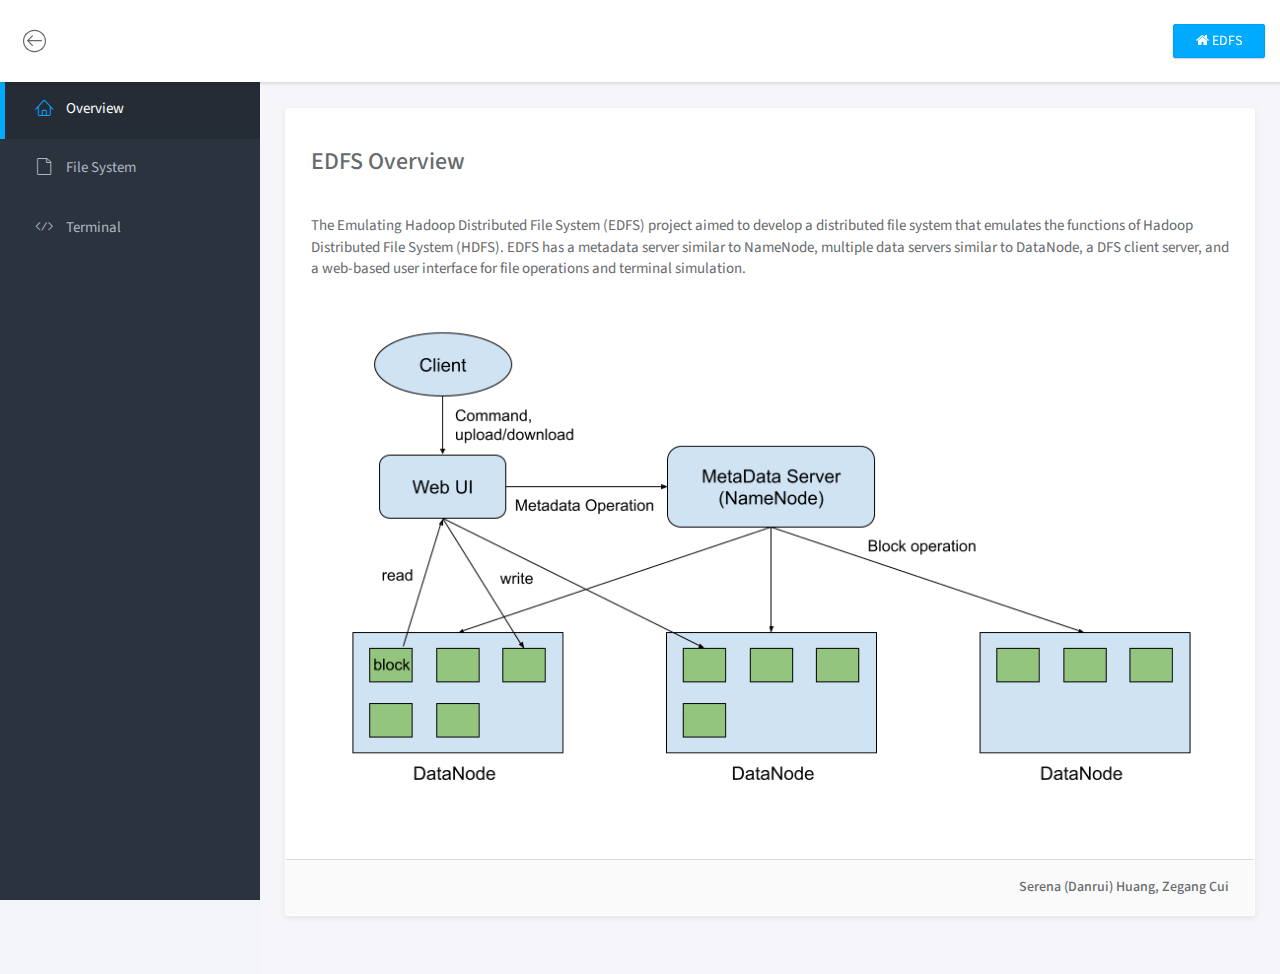
<file: mytest/UI/index.html>
<!doctype html>
<html lang="en">

<head>
	<title>EDFS</title>
	<meta charset="utf-8">
	<meta http-equiv="X-UA-Compatible" content="IE=edge,chrome=1">
	<meta name="viewport" content="width=device-width, initial-scale=1.0, maximum-scale=1.0, user-scalable=0">
	<!-- VENDOR CSS -->
	<link rel="stylesheet" href="assets/vendor/bootstrap/css/bootstrap.min.css">
	<link rel="stylesheet" href="assets/vendor/font-awesome/css/font-awesome.min.css">
	<link rel="stylesheet" href="assets/vendor/linearicons/style.css">
	<link rel="stylesheet" href="assets/vendor/chartist/css/chartist-custom.css">
	<!-- MAIN CSS -->
	<link rel="stylesheet" href="assets/css/main.css">
	<style>
		img {
	    width: 100%;
	    height: 100%; 
	    object-fit: contain;
		}
	</style>
	<!-- GOOGLE FONTS -->
	<link href="https://fonts.googleapis.com/css?family=Source+Sans+Pro:300,400,600,700" rel="stylesheet">
	<!-- Javascript -->
	<script src="https://code.jquery.com/jquery-3.6.0.min.js"></script>
</head>

<body>
	<!-- WRAPPER -->
	<div id="wrapper">
		<!-- NAVBAR -->
		<nav class="navbar navbar-default navbar-fixed-top">
			<div class="container-fluid">
				<div class="navbar-btn">
					<button type="button" class="btn-toggle-fullwidth"><i class="lnr lnr-arrow-left-circle"></i></button>
				</div>
				<div class="navbar-btn navbar-btn-right">
					<a class="btn btn-primary" href="index.html"><i class="fa fa-home"></i><span> EDFS</span></a>
				</div> 
			</div>
		</nav>
		<!-- END NAVBAR -->
		<!-- LEFT SIDEBAR -->
		<div id="sidebar-nav" class="sidebar">
			<div class="sidebar-scroll">
				<nav>
					<ul class="nav">
						<li><a href="index.html" class="active"><i class="lnr lnr-home"></i> <span>Overview</span></a></li>
						<li><a href="file_system.html" class=""><i class="lnr lnr-file-empty"></i> <span>File System</span></a></li>
						<li><a href="terminal.html" class=""><i class="lnr lnr-code"></i> <span>Terminal</span></a></li>
					</ul>
				</nav>
			</div>
		</div>
		<!-- END LEFT SIDEBAR -->
		<!-- MAIN -->
		<div class="main">
			<!-- MAIN CONTENT -->
			<div class="main-content">
				<div class="container-fluid">
					<!-- OVERVIEW -->
					<div class="panel panel-headline">
						<div class="panel-heading">
							<h3>EDFS Overview</h3>
						</div>
						<div class="panel-body">
							<p>The Emulating Hadoop Distributed File System (EDFS) project aimed to develop a distributed file system that emulates the functions of Hadoop Distributed File System (HDFS). EDFS has a metadata server similar to NameNode, multiple data servers similar to DataNode, a DFS client server, and a web-based user interface for file operations and terminal simulation. </p>
							<img src="assets/img/EDFS.png" alt="EDFS architect">
						</div>
						<div class="panel-footer">
							<h5 style="text-align: right;">Serena (Danrui) Huang, Zegang Cui</h5>
						</div>
					</div>
					<!-- END OVERVIEW -->
				</div>
			</div>
			<!-- END MAIN CONTENT -->
		</div>
		<!-- END MAIN -->
	<div class="clearfix"></div>
	</div>
	<!-- END WRAPPER -->
	<!-- Javascript -->
	<script src="assets/vendor/jquery/jquery.min.js"></script>
	<script src="assets/vendor/bootstrap/js/bootstrap.min.js"></script>
	<script src="assets/vendor/jquery-slimscroll/jquery.slimscroll.min.js"></script>
	<script src="assets/vendor/chartist/js/chartist.min.js"></script>
	<script src="assets/scripts/klorofil-common.js"></script>
</body>

</html>
</file>
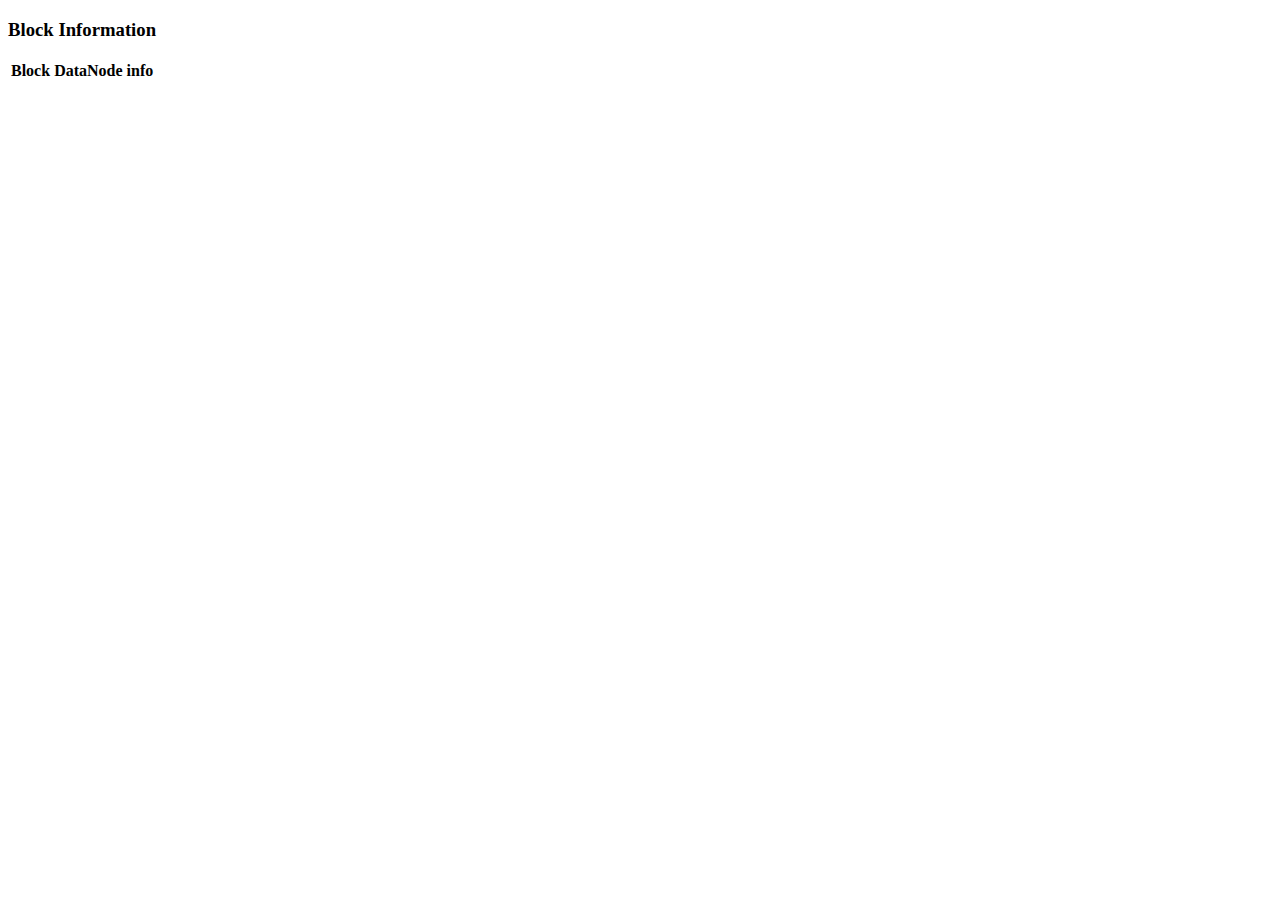
<file: mytest/UI/blockinfo.html>
<!DOCTYPE html>
<html lang="en">
<head>
    <meta charset="UTF-8">
    <title>Block Information</title>
	<script src="https://code.jquery.com/jquery-3.6.0.min.js"></script>
</head>
<body>
	<div class="panel">
								<div class="panel-heading">
									<h3 class="panel-title">Block Information</h3>
								</div>
								<div class="panel-body">
									<table class="table1" id="table1">
										<thead>
											<tr>
												<th>Block</th>
												<th>DataNode</th>
												<th>info</th>
											</tr>
										</thead>
										<tbody>
										</tbody>
									</table>
								</div>
							</div>

	<script type="text/javascript">
		// 从URL查询参数中获取JSON字符串，并解析为JavaScript对象
		var urlParams = new URLSearchParams(window.location.search);
		var jsonData = urlParams.get('data');
		var jsonData1 = urlParams.get('filenamee');
		var data = JSON.parse(decodeURIComponent(jsonData));
		var filenamee = JSON.parse(decodeURIComponent(jsonData1));
		const tbody = $("#table1");
		function myFunction() {
			$.each(data, function(entityName, entity) {
				var keys = Object.keys(entity);
				var row = $('<tr>');
				$.each(keys, function(index, key) {
					console.log(entity[key])
					var keyCell = $('<td>').text(key);
					var valueCell = $('<td>').text(entity[key]);
					row.append(keyCell).append(valueCell);
					})
				var buttonCell = $('<td>');
				var button = $('<button>').text('View');
				var column2 = row.find('td:nth-child(2)').text();
				var column3 = row.find('td:nth-child(3)').text();

				button.click(function() {
					  //从该行中提取所需信息
					  var column1 = row.find('td:nth-child(1)').text();
					  //向后端发送请求
					  $.ajax({
						type: 'POST',
						url: 'http://localhost:7999/shell',
						data: JSON.stringify({ 'command': 'edfs -blockData /'
									+ column2 +'/'
									+ filenamee.filenamee + '/'
									+ column1
						}),
						contentType: 'application/json',
						success: function(response) {
							console.log(response)
							alert(response)
						},
						error: function(xhr, status, error) {
						  //处理错误
						  console.error(error);
						}
					  });
				});
				buttonCell.append(button);
				row.append(buttonCell);
				tbody.append(row);
				});

        }
	  	window.onload = function() {
			myFunction();
        };

	</script>
</body>
</html>
</file>
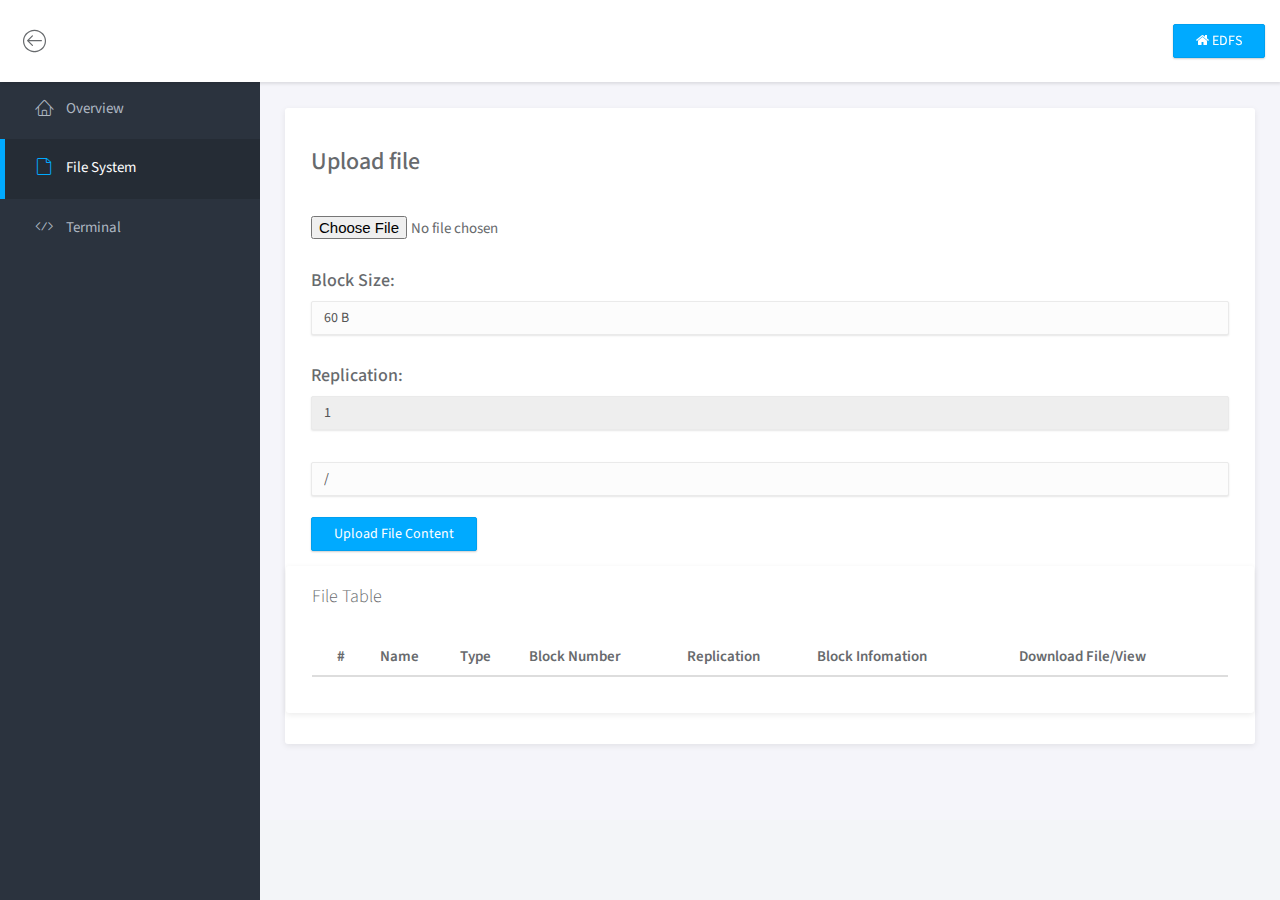
<file: mytest/UI/file_system.html>
<!doctype html>
<html lang="en">

<head>
	<title>EDFS</title>
	<meta charset="utf-8">
	<meta http-equiv="X-UA-Compatible" content="IE=edge,chrome=1">
	<meta name="viewport" content="width=device-width, initial-scale=1.0, maximum-scale=1.0, user-scalable=0">
	<!-- VENDOR CSS -->
	<link rel="stylesheet" href="assets/vendor/bootstrap/css/bootstrap.min.css">
	<link rel="stylesheet" href="assets/vendor/font-awesome/css/font-awesome.min.css">
	<link rel="stylesheet" href="assets/vendor/linearicons/style.css">
	<link rel="stylesheet" href="assets/vendor/chartist/css/chartist-custom.css">
	<!-- MAIN CSS -->
	<link rel="stylesheet" href="assets/css/main.css">
	<!-- GOOGLE FONTS -->
	<link href="https://fonts.googleapis.com/css?family=Source+Sans+Pro:300,400,600,700" rel="stylesheet">
	<!-- Javascript -->
	<script src="https://code.jquery.com/jquery-3.6.0.min.js"></script>
</head>

<body>
	<!-- WRAPPER -->
	<div id="wrapper">
		<!-- NAVBAR -->
		<nav class="navbar navbar-default navbar-fixed-top">
			<div class="container-fluid">
				<div class="navbar-btn">
					<button type="button" class="btn-toggle-fullwidth"><i class="lnr lnr-arrow-left-circle"></i></button>
				</div>
				<div class="navbar-btn navbar-btn-right">
					<a class="btn btn-primary" href="index.html"><i class="fa fa-home"></i><span> EDFS</span></a>
				</div> 
			</div>
		</nav>
		<!-- END NAVBAR -->
		<!-- LEFT SIDEBAR -->
		<div id="sidebar-nav" class="sidebar">
			<div class="sidebar-scroll">
				<nav>
					<ul class="nav">
						<li><a href="index.html" class=""><i class="lnr lnr-home"></i> <span>Overview</span></a></li>
						<li><a href="file_system.html" class="active"><i class="lnr lnr-file-empty"></i> <span>File System</span></a></li>
						<li><a href="terminal.html" class=""><i class="lnr lnr-code"></i> <span>Terminal</span></a></li>
					</ul>
				</nav>
			</div>
		</div>
		<!-- END LEFT SIDEBAR -->
		<!-- MAIN -->
		<div class="main">
			<!-- MAIN CONTENT -->
			<div class="main-content">
				<div class="container-fluid">
					<div class="panel">
						<div class="panel-heading">
							<h3>Upload file</h3>
						</div>
						<div class="panel-body">
							<input type="file" id="fileInput">
							<!-- <button onclick="handleFile()" type="button" class="btn btn-primary">Upload</button> -->
							<br>
							<h4>Block Size:</h4>
							<input id = "blocksize" type="text" class="form-control" value="60 B">
							<br>
							<h4>Replication:</h4>
							<input id = "replication" type="text" class="form-control" value="1" readonly="true">
							<br>
							<p id="response"> </p>
							<input id = "dir" type="text" class="form-control" value="/">
							<br>
							<button onclick="sendFileContent()" type="button" class="btn btn-primary">Upload File Content</button>
<!--							<button onclick="listt()" type="button" class="btn btn-primary">Show</button>-->
						</div>
<!--						<div id="file-list"></div>-->
						<!-- BASIC TABLE -->
							<div class="panel">
								<div class="panel-heading">
									<h3 class="panel-title">File Table</h3>
								</div>
								<div class="panel-body">
									<table class="table" id="table">
										<thead>
											<tr>
												<th>#</th>
												<th>Name</th>
												<th>Type</th>
												<th>Block Number</th>
												<th>Replication</th>
												<th>Block Infomation</th>
												<th>Download File/View</th>
											</tr>
										</thead>
										<tbody>
										</tbody>
									</table>
								</div>
							</div>
						<!-- END BASIC TABLE -->
					</div>
				</div>
			</div>
			<!-- END MAIN CONTENT -->
		</div>
		<!-- END MAIN -->
		<div class="clearfix"></div>
	</div>
	<!-- END WRAPPER -->
	<!-- Javascript -->
	<script>
		// 发送请求获取后端数据
		const tbody = $("#table");
        let fileList = document.getElementById('file-list');
        let dir = document.getElementById('dir').value;
		var cnt = 1
		// function listt() {
		// 	dir = document.getElementById('dir').value;
		// 	cnt = 1
		// 	// tbody.find("tr:not(:first-child)").remove();
		// 	tbody.find('tr').not(':first').remove();
		// 	myFunction();
		// }
		function myFunction(x) {
		console.log(x)
			$.ajax({
				type: 'POST',
				url: 'http://localhost:7999/shell',
				data: JSON.stringify({ 'content':'fileinfo','command': 'edfs -ls '+ x ,'path':x}),
				contentType: 'application/json',
				success: function(data) {
					var data = JSON.parse(data);
					console.log(data)
					// 成功获取数据后，在表格中添加行
					$.each(data, function(entityName, entity) {
					  // 获取所有属性的列表
						var keys = Object.keys(entity);
					    var row = $('<tr>');
						var CountCell = $('<td>').text(cnt);
						row.append(CountCell);
						$.each(keys, function(index, key) {
							if(key != "blockinfo" || entity[key]=='-'){
								var valueCell = $('<td>').text(entity[key]);
								row.append(valueCell);
							}
							else{
							var buttonC = $('<td>');
							var butt = $('<button>').text('Show');
							butt.click(function(){
								blockinfo(entity[key],row.find('td:nth-child(2)').text())
							})
							buttonC.append(butt);
							row.append(buttonC);
						}
						});
						var buttonCell = $('<td>');
						var button = $('<button>').text('Download');
						var button2 = $('<button>').text('View');
						var column2 = row.find('td:nth-child(2)').text();
						var column3 = row.find('td:nth-child(3)').text();

						if(column3!='directory'){
							button.click(function() {
						    //从该行中提取所需信息
						    var column1 = row.find('td:nth-child(1)').text();
						    //创建一个包含所提取信息的对象
						    var data = { column1: column1, column2: column2 };
						    console.log(data)
						    //向后端发送请求
						    $.ajax({
							type: 'POST',
							url: 'http://localhost:7999/shell',
							data: JSON.stringify({ 'command': 'edfs -cat '+x+"/"+column2 }),
							contentType: 'application/json',
							success: function(response) {
							  //处理响应
							  // console.log(response);
							  const content = response;

							  // 创建一个新的Blob对象，用于存储文本内容
							  const blob = new Blob([content], { type: "text/plain" });

							  // 创建一个下载链接
							  const url = URL.createObjectURL(blob);

							  // 创建一个新的a标签，设置下载链接和文件名
							  const a = document.createElement("a");
							  a.href = url;
							  a.download = "myfile.txt";

							  // 将a标签添加到文档中，并模拟点击
							  document.body.appendChild(a);
							  a.click();

							  // 清理资源
							  URL.revokeObjectURL(url);
							  document.body.removeChild(a);
							},
							error: function(xhr, status, error) {
							  //处理错误
							  console.error(error);
							}
						  });
						});
						buttonCell.append(button);
						row.append(buttonCell);
						}
						else {
							button2.click(function() {
								xxx = x  + column2 ;
								cnt = 1
								tbody.find('tr').not(':first').remove();
								myFunction(xxx);
							})
						buttonCell.append(button2);
						row.append(buttonCell);
						}
					    tbody.append(row);
						cnt = cnt + 1
					});
					}
			});
      }
        function blockinfo(data,filenamee){
			var data = JSON.stringify(data);
			var filenamee = JSON.stringify({'filenamee':filenamee});
			console.log(data)
			var url = "blockinfo.html?data=" + encodeURIComponent(data)
					+"&filenamee="+ encodeURIComponent(filenamee);
			window.open(url, "blockinfo", "width=450,height=450");
		}
	  	window.onload = function() {
			x = dir
			myFunction(x);
        };
		function sendFileContent() {
			const file = document.getElementById("fileInput").files[0];
			const filePath = document.getElementById('dir').value;
			const fileName = file.name;
			const reader = new FileReader();
			let fileContent = ''
			reader.onload = function(event) {
				fileContent = event.target.result;
				const blocksize = document.getElementById("blocksize").value
				const replication = document.getElementById("replication").value
				$.ajax({
					type: 'POST',
					url: 'http://localhost:8000/upload',
					data: JSON.stringify({  'filepath': filePath,
											'content': fileContent,
											'filename': fileName,
											'replication':replication,
											'blocksize':blocksize}),
					contentType: 'application/json',
					success: function(response) {
						console.log($('#response').text(response));
					}
				});
			};
			reader.readAsText(file);
		}
	</script>
	<script src="assets/vendor/jquery/jquery.min.js"></script>
	<script src="assets/vendor/bootstrap/js/bootstrap.min.js"></script>
	<script src="assets/vendor/jquery-slimscroll/jquery.slimscroll.min.js"></script>
	<script src="assets/vendor/chartist/js/chartist.min.js"></script>
	<script src="assets/scripts/klorofil-common.js"></script>
</body>

</html>
</file>
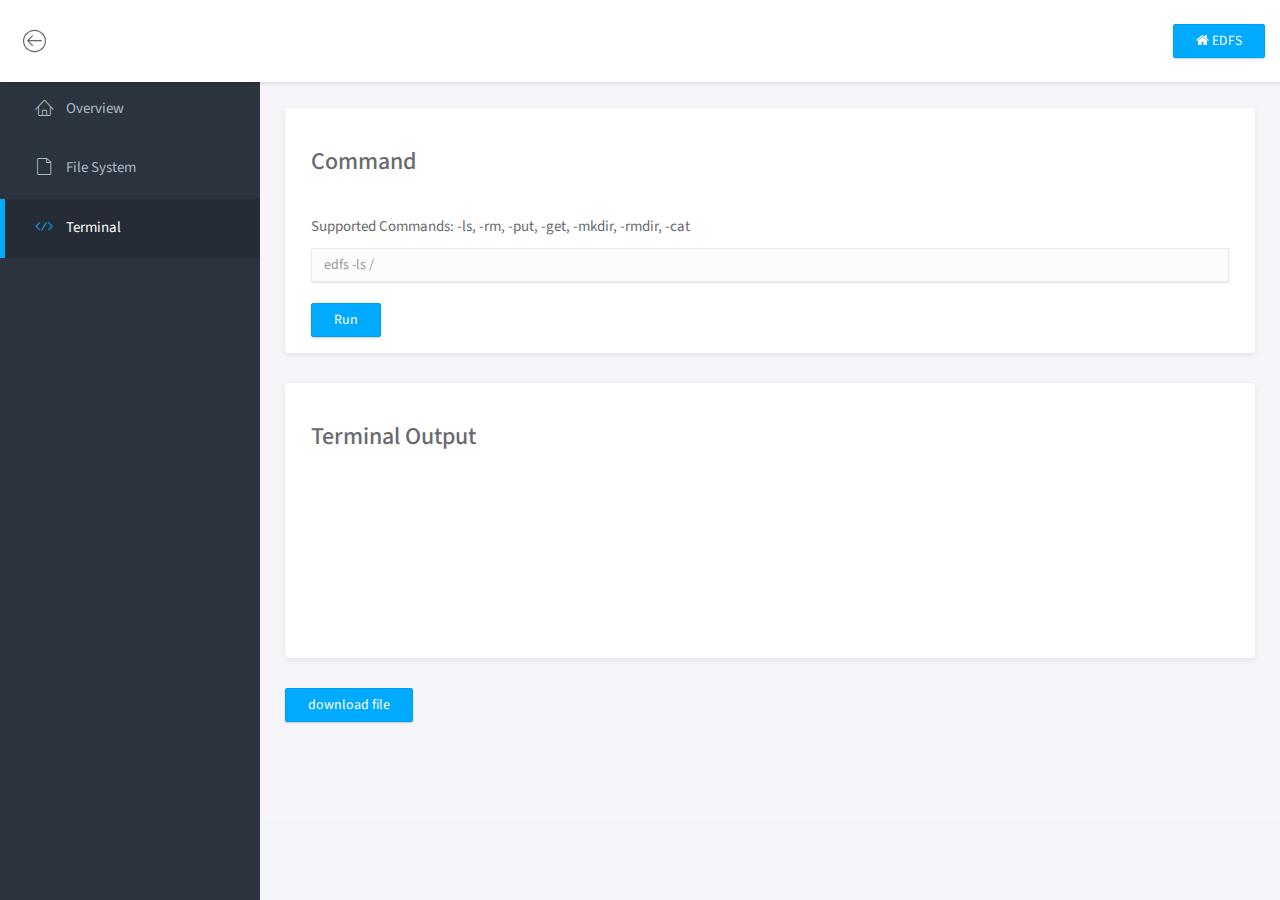
<file: mytest/UI/terminal.html>
<!doctype html>
<html lang="en">

<head>
	<title>EDFS</title>
	<meta charset="utf-8">
	<meta http-equiv="X-UA-Compatible" content="IE=edge,chrome=1">
	<meta name="viewport" content="width=device-width, initial-scale=1.0, maximum-scale=1.0, user-scalable=0">
	<!-- VENDOR CSS -->
	<link rel="stylesheet" href="assets/vendor/bootstrap/css/bootstrap.min.css">
	<link rel="stylesheet" href="assets/vendor/font-awesome/css/font-awesome.min.css">
	<link rel="stylesheet" href="assets/vendor/linearicons/style.css">
	<link rel="stylesheet" href="assets/vendor/chartist/css/chartist-custom.css">
	<!-- MAIN CSS -->
	<link rel="stylesheet" href="assets/css/main.css">
	<!-- GOOGLE FONTS -->
	<link href="https://fonts.googleapis.com/css?family=Source+Sans+Pro:300,400,600,700" rel="stylesheet">
	<!-- Javascript -->
	<script src="https://code.jquery.com/jquery-3.6.0.min.js"></script>
</head>

<body>
	<!-- WRAPPER -->
	<div id="wrapper">
		<!-- NAVBAR -->
		<nav class="navbar navbar-default navbar-fixed-top">
			<div class="container-fluid">
				<div class="navbar-btn">
					<button type="button" class="btn-toggle-fullwidth"><i class="lnr lnr-arrow-left-circle"></i></button>
				</div>
				<div class="navbar-btn navbar-btn-right">
					<a class="btn btn-primary" href="index.html"><i class="fa fa-home"></i><span> EDFS</span></a>
				</div> 
			</div>
		</nav>
		<!-- END NAVBAR -->
		<!-- LEFT SIDEBAR -->
		<div id="sidebar-nav" class="sidebar">
			<div class="sidebar-scroll">
				<nav>
					<ul class="nav">
						<li><a href="index.html" class=""><i class="lnr lnr-home"></i> <span>Overview</span></a></li>
						<li><a href="file_system.html" class=""><i class="lnr lnr-file-empty"></i> <span>File System</span></a></li>
						<li><a href="terminal.html" class="active"><i class="lnr lnr-code"></i> <span>Terminal</span></a></li>
					</ul>
				</nav>
			</div>
		</div>
		<!-- END LEFT SIDEBAR -->
		<!-- MAIN -->
		<div class="main">
			<!-- MAIN CONTENT -->
			<div class="main-content">
				<div class="container-fluid">
					<!-- COMMAND INPUT-->
					<div class="panel">
						<div class="panel-heading">
							<h3>Command</h3>
						</div>
						<div class="panel-body">
							<p>Supported Commands: -ls, -rm, -put, -get, -mkdir, -rmdir, -cat</p>
							<input id = "inputData" type="text" class="form-control" placeholder="edfs -ls /">
							<br>
							<button onclick="sendShellData()" type="button" class="btn btn-primary">Run</button>
						</div>
					</div>
					<!-- END COMMAND INPUT -->
					<!-- OUTPUT -->
					<div id="panel-scrolling-demo" class="panel">
						<div class="panel-heading">
							<h3>Terminal Output</h3>
						</div>
						<div class="panel-body">
							<p id="outputText"></p>
						</div>
					</div>
					<!-- END OUTPUT -->
					<button onclick="downloadFile()" class="btn btn-primary" type="button">download file</button>
				</div>
			</div>
			<!-- END MAIN CONTENT -->
		</div>
		<!-- END MAIN -->
		<div class="clearfix"></div>
	</div>
	<!-- END WRAPPER -->
	<!-- Javascript -->
	<script>
		// 发送请求获取后端数据
		function downloadFile() {
		  // 获取要下载的内容
		  const content = document.getElementById("outputText").innerHTML;

		  // 创建一个新的Blob对象，用于存储文本内容
		  const blob = new Blob([content], { type: "text/plain" });

		  // 创建一个下载链接
		  const url = URL.createObjectURL(blob);

		  // 创建一个新的a标签，设置下载链接和文件名
		  const a = document.createElement("a");
		  a.href = url;
		  a.download = "myfile.txt";

		  // 将a标签添加到文档中，并模拟点击
		  document.body.appendChild(a);
		  a.click();

		  // 清理资源
		  URL.revokeObjectURL(url);
		  document.body.removeChild(a);
		}

		function sendShellData() {
			const data = document.getElementById("inputData").value;
			$.ajax({
				type: 'POST',
				url: 'http://localhost:7999/shell',
				data: JSON.stringify({ 'content':'shell','command': data }),
				contentType: 'application/json',
				success: function(response) {
					const output = document.getElementById('outputText');
					output.innerHTML = response;
					// console.log($('#response').text(response));
				}
			});
		}
	</script>
	<script src="assets/vendor/jquery/jquery.min.js"></script>
	<script src="assets/vendor/bootstrap/js/bootstrap.min.js"></script>
	<script src="assets/vendor/jquery-slimscroll/jquery.slimscroll.min.js"></script>
	<script src="assets/vendor/chartist/js/chartist.min.js"></script>
	<script src="assets/scripts/klorofil-common.js"></script>
</body>

</html>
</file>
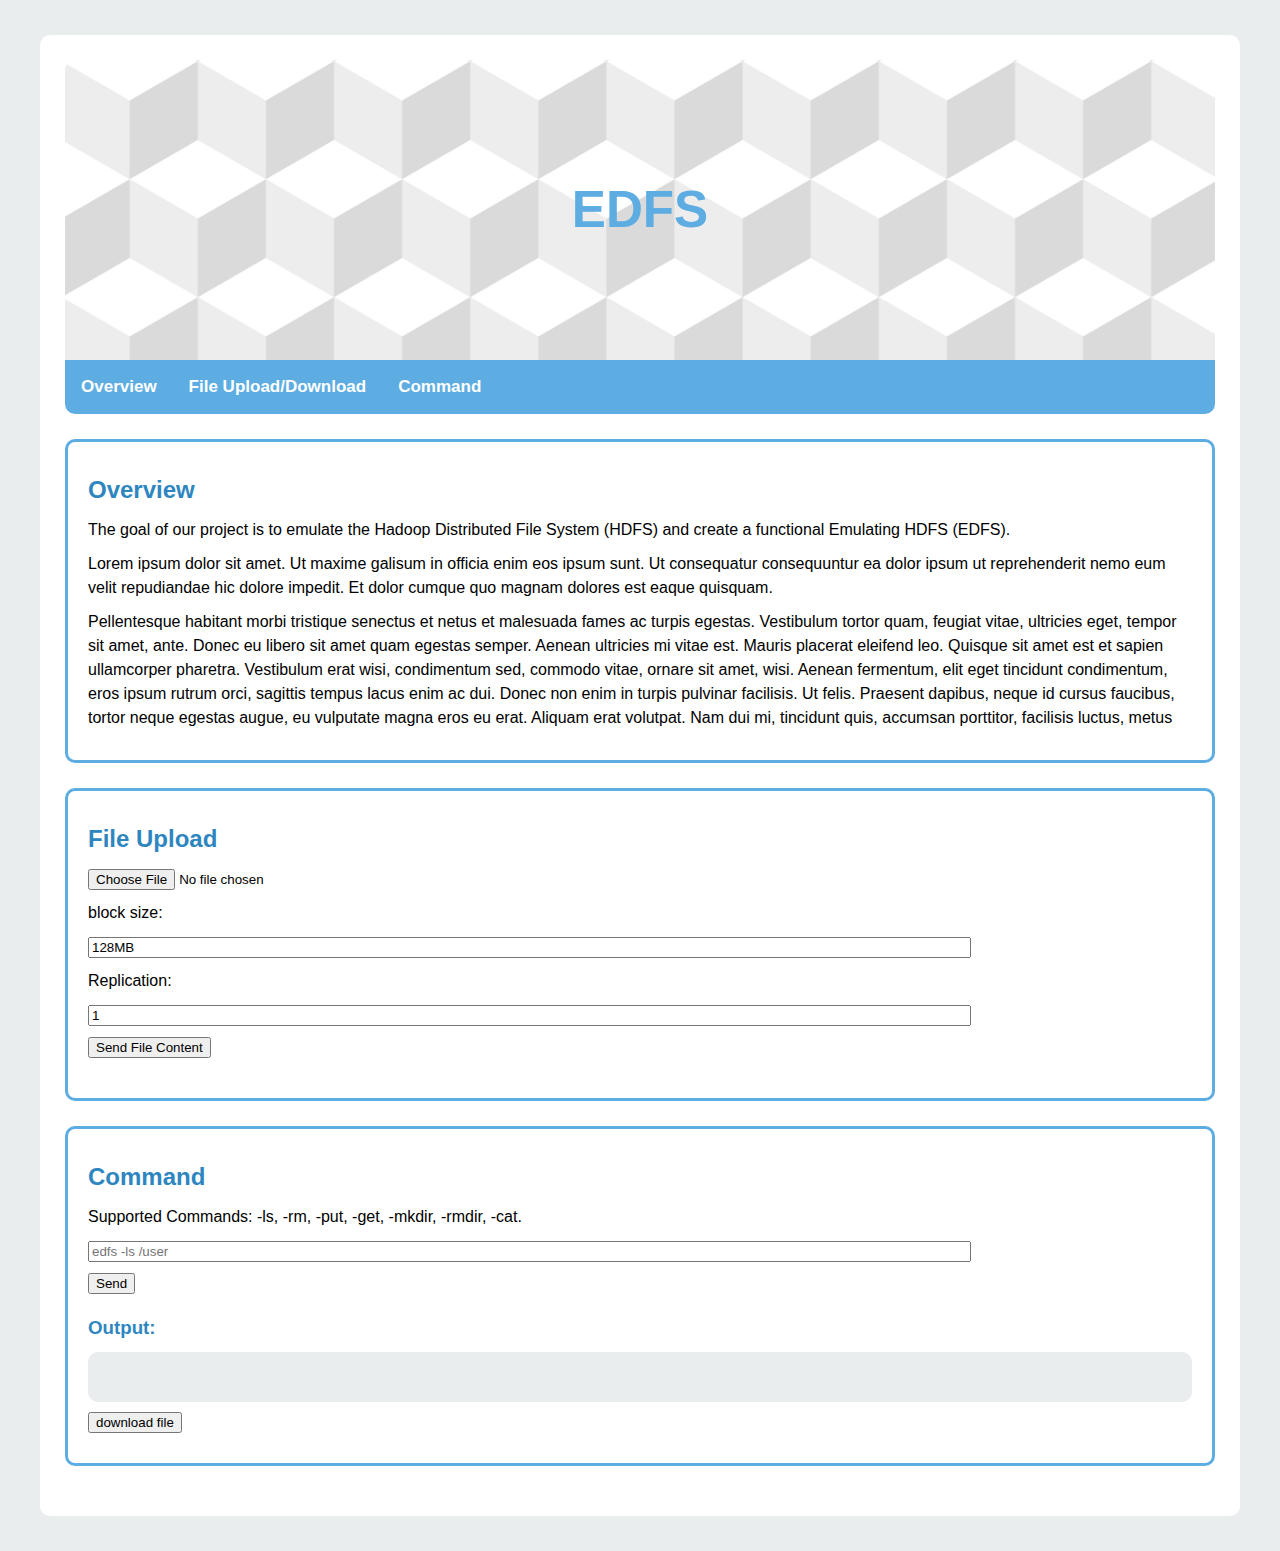
<file: mytest/UI/UI.html>
<!DOCTYPE html>
<html lang="en">
<head>
	<meta charset="UTF-8">
    <meta http-equiv="X-UA-Compatible" content="IE=edge">
	<meta name="viewport" content="width=device-width, initial-scale=1.0">
	<title>EDFS</title>
	<style>
		.file {
            display: inline-block;
            margin: 10px;
            text-align: center;
        }

        .file img {
            width: 100px;
        }
		* {
		  box-sizing: border-box;
		}

	    html,body,h1,h2,h3,h4,p {
	    	font-family: "Roboto", sans-serif; 
	    	margin: 10px 0;
	    }

	    h1 {
	    	margin: 0;
	    }

	    h2,h3,h4 {
	    	color: #2E86C1;
	    }

	    body {
		    margin: 25px;
		    background-color: #EAEDED;
		}

		input {
  			width: 80%;
		}

		button {
			margin: 10px 0;
		}

		.topnav {
			border-radius: 0 0 10px 10px;
		  	background-color: #5DADE2;
		  	overflow: hidden;
		  	margin-bottom: 25px;
		}

		.topnav a {
			float: left;
			color: #fff;
			font-weight: bold;
			text-align: center;
			padding: 14px 16px;
			text-decoration: none;
			font-size: 17px;
		}

		.topnav a:hover {
		  	background-color: #EAEDED;
		  	color: #2E86C1;
		}

		#header {
			border-radius: 10px 10px 0 0;
		  	background-image: url('img/header.jpg');
			height: 300px;
		    background-size: cover;
		    background-position: bottom;
		    color: #5DADE2;
		    font-size: 1.6em;
		    text-align: center;
		    line-height: 300px;
		}

		#wrapper {
			max-width: 1200px;
			border-radius: 10px;
			background-color:#fff;
			line-height:1.5;
			margin: 0 auto;
			padding: 25px;
		}

		#overview {
			border-style: solid;
			border-radius: 10px;
			border-color: #5DADE2;
			border-width: medium;
			padding: 20px;
			margin-bottom: 25px;
		}

		#file {
			border-style: solid;
			border-radius: 10px;
			border-color: #5DADE2;
			border-width: medium;
			padding: 20px;
			margin-bottom: 25px;
		}

		#command {
			border-style: solid;
			border-radius: 10px;
			border-color: #5DADE2;
			border-width: medium;
			padding: 20px;
			margin-bottom: 25px;
		}

		.output_box {
			background-color: #EAEDED;
			border-radius: 10px;
			padding: 20px;
		}
		.output_box p {
			font-family: "Courier New", monospace;
		}

		.clearfloat {
			clear: both;
		}

  	</style>
	<script src="https://code.jquery.com/jquery-3.6.0.min.js"></script>
<!--	<script src="https://ajax.googleapis.com/ajax/libs/jquery/3.6.0/jquery.min.js"></script>-->
</head>
<body>
	<div id="wrapper">

	<div id="header">
	<h1>EDFS</h1>
	</div>

	<div class="topnav">
	  <a href="#overview">Overview</a>
	  <a href="#file">File Upload/Download</a>
	  <a href="#command">Command</a>
	</div>

	<div id="overview">
		<h2>Overview</h2>
		<p>The goal of our project is to emulate the Hadoop Distributed File System (HDFS) and create a functional Emulating HDFS (EDFS). </p>
		<p>Lorem ipsum dolor sit amet. Ut maxime galisum in officia enim eos ipsum sunt. Ut consequatur consequuntur ea dolor ipsum ut reprehenderit nemo eum velit repudiandae hic dolore impedit. Et dolor cumque quo magnam dolores est eaque quisquam.</p>
		<p>Pellentesque habitant morbi tristique senectus et netus et malesuada fames ac turpis egestas. Vestibulum tortor quam, feugiat vitae, ultricies eget, tempor sit amet, ante. Donec eu libero sit amet quam egestas semper. Aenean ultricies mi vitae est. Mauris placerat eleifend leo. Quisque sit amet est et sapien ullamcorper pharetra. Vestibulum erat wisi, condimentum sed, commodo vitae, ornare sit amet, wisi. Aenean fermentum, elit eget tincidunt condimentum, eros ipsum rutrum orci, sagittis tempus lacus enim ac dui. Donec non enim in turpis pulvinar facilisis. Ut felis. Praesent dapibus, neque id cursus faucibus, tortor neque egestas augue, eu vulputate magna eros eu erat. Aliquam erat volutpat. Nam dui mi, tincidunt quis, accumsan porttitor, facilisis luctus, metus</p>
	</div>

	<div id="file">
	<h2>File Upload</h2>
	<input type="file" id="fileInput">
	<br>
<!--	<button onclick="handleFile()">Upload</button><br>-->
<!--		<pre id="fileData"></pre>-->
<!--	<h2>Uploaded file content:</h2>-->
		<p>block size:</p>
		<input id = "blocksize" type="text" value="128MB">
		<p>Replication:</p>
		<input id = "replication" type="text" value="1">
		<br>

		<button onclick="sendFileContent()">Send File Content</button>
	<p id="response"> </p>
	</div>

	<div id="command">
	<h2>Command</h2>
	<p>Supported Commands: -ls, -rm, -put, -get, -mkdir, -rmdir, -cat.</p>
	<input type="text" id="inputData" placeholder="edfs -ls /user">
	<br>
	<button onclick="sendShellData()">Send</button>
	<h3>Output:</h3>
	<div class="output_box">
		<p id="outputText"></p>
	</div>
		<button onclick="downloadFile()">download file</button>
	</div>
	<div id="file-list"></div>
	<script>
		// 发送请求获取后端数据
        const fileList = document.getElementById('file-list');
        window.onload = function() {
			$.ajax({
				type: 'POST',
				url: 'http://localhost:7999/shell',
				data: JSON.stringify({ 'command': 'edfs -ls /MetaData' }),
				contentType: 'application/json',
				success: function(response) {
					// 将后端返回的数据解析为 JavaScript 数组，并遍历其中的每个文件名。
					const data = JSON.parse(response);
					const fileList = Array.isArray(data.fileName) ? data.fileName : [data.fileName];
					const dataArray = Object.values(data)
					console.log(data)
					dataArray.forEach(fileName => {
						// 对于每个文件名，创建一个新的 div 元素，其 class 属性为 "file"，并添加一个 img 元素和一个 div 元素。
						const fileEl = document.createElement('div');
						fileEl.classList.add('file');
						const imgEl = document.createElement('img');
						imgEl.src = `/icons/file.png`;
						fileEl.appendChild(imgEl);
						const nameEl = document.createElement('div');
						nameEl.innerText = fileName;
						fileEl.appendChild(nameEl);
						fileList.appendChild(fileEl);
                });
            }
			});
        };

		// function handleFile() {
		// 	const file = document.getElementById("fileInput").files[0];
		// 	// var fileInput = document.getElementById('fileInput');
        // 	fileName = file.name;
		// 	const reader = new FileReader();
		// 	reader.onload = function(event) {
		// 		fileContent = event.target.result;
		// 		document.getElementById("fileData").textContent = fileContent;
		// 	};
		// 	reader.readAsText(file);
		// }

		function downloadFile() {
		  // 获取要下载的内容
		  const content = document.getElementById("outputText").innerHTML;

		  // 创建一个新的Blob对象，用于存储文本内容
		  const blob = new Blob([content], { type: "text/plain" });

		  // 创建一个下载链接
		  const url = URL.createObjectURL(blob);

		  // 创建一个新的a标签，设置下载链接和文件名
		  const a = document.createElement("a");
		  a.href = url;
		  a.download = "myfile.txt";

		  // 将a标签添加到文档中，并模拟点击
		  document.body.appendChild(a);
		  a.click();

		  // 清理资源
		  URL.revokeObjectURL(url);
		  document.body.removeChild(a);
		}

		function sendFileContent() {
			const file = document.getElementById("fileInput").files[0];
			const fileName = file.name;
			const reader = new FileReader();
			let fileContent = ''
			reader.onload = function(event) {
				fileContent = event.target.result;
				const blocksize = document.getElementById("blocksize").value
				const replication = document.getElementById("replication").value
				$.ajax({
					type: 'POST',
					url: 'http://localhost:8000/upload',
					data: JSON.stringify({  'content': fileContent,
											'filename': fileName,
											'replication':replication,
											'blocksize':blocksize}),
					contentType: 'application/json',
					success: function(response) {
						console.log($('#response').text(response));
					}
				});
			};
			reader.readAsText(file);
		}

		function sendShellData() {
			const data = document.getElementById("inputData").value;
			$.ajax({
				type: 'POST',
				url: 'http://localhost:7999/shell',
				data: JSON.stringify({ 'command': data }),
				contentType: 'application/json',
				success: function(response) {
					const output = document.getElementById('outputText');
					output.innerHTML = response;
					// console.log($('#response').text(response));
				}
			});
		}
	</script>
</body>
</html>
</file>
<file: mytest/UI/assets/vendor/linearicons/style.css>
@font-face {
	font-family: 'Linearicons-Free';
	src:url('fonts/Linearicons-Free.eot?w118d');
	src:url('fonts/Linearicons-Free.eot?#iefixw118d') format('embedded-opentype'),
		url('fonts/Linearicons-Free.woff2?w118d') format('woff2'),
		url('fonts/Linearicons-Free.woff?w118d') format('woff'),
		url('fonts/Linearicons-Free.ttf?w118d') format('truetype'),
		url('fonts/Linearicons-Free.svg?w118d#Linearicons-Free') format('svg');
	font-weight: normal;
	font-style: normal;
}

.lnr {
	font-family: 'Linearicons-Free';
	speak: none;
	font-style: normal;
	font-weight: normal;
	font-variant: normal;
	text-transform: none;
	line-height: 1;

	/* Better Font Rendering =========== */
	-webkit-font-smoothing: antialiased;
	-moz-osx-font-smoothing: grayscale;
}

.lnr-home:before {
	content: "\e800";
}
.lnr-apartment:before {
	content: "\e801";
}
.lnr-pencil:before {
	content: "\e802";
}
.lnr-magic-wand:before {
	content: "\e803";
}
.lnr-drop:before {
	content: "\e804";
}
.lnr-lighter:before {
	content: "\e805";
}
.lnr-poop:before {
	content: "\e806";
}
.lnr-sun:before {
	content: "\e807";
}
.lnr-moon:before {
	content: "\e808";
}
.lnr-cloud:before {
	content: "\e809";
}
.lnr-cloud-upload:before {
	content: "\e80a";
}
.lnr-cloud-download:before {
	content: "\e80b";
}
.lnr-cloud-sync:before {
	content: "\e80c";
}
.lnr-cloud-check:before {
	content: "\e80d";
}
.lnr-database:before {
	content: "\e80e";
}
.lnr-lock:before {
	content: "\e80f";
}
.lnr-cog:before {
	content: "\e810";
}
.lnr-trash:before {
	content: "\e811";
}
.lnr-dice:before {
	content: "\e812";
}
.lnr-heart:before {
	content: "\e813";
}
.lnr-star:before {
	content: "\e814";
}
.lnr-star-half:before {
	content: "\e815";
}
.lnr-star-empty:before {
	content: "\e816";
}
.lnr-flag:before {
	content: "\e817";
}
.lnr-envelope:before {
	content: "\e818";
}
.lnr-paperclip:before {
	content: "\e819";
}
.lnr-inbox:before {
	content: "\e81a";
}
.lnr-eye:before {
	content: "\e81b";
}
.lnr-printer:before {
	content: "\e81c";
}
.lnr-file-empty:before {
	content: "\e81d";
}
.lnr-file-add:before {
	content: "\e81e";
}
.lnr-enter:before {
	content: "\e81f";
}
.lnr-exit:before {
	content: "\e820";
}
.lnr-graduation-hat:before {
	content: "\e821";
}
.lnr-license:before {
	content: "\e822";
}
.lnr-music-note:before {
	content: "\e823";
}
.lnr-film-play:before {
	content: "\e824";
}
.lnr-camera-video:before {
	content: "\e825";
}
.lnr-camera:before {
	content: "\e826";
}
.lnr-picture:before {
	content: "\e827";
}
.lnr-book:before {
	content: "\e828";
}
.lnr-bookmark:before {
	content: "\e829";
}
.lnr-user:before {
	content: "\e82a";
}
.lnr-users:before {
	content: "\e82b";
}
.lnr-shirt:before {
	content: "\e82c";
}
.lnr-store:before {
	content: "\e82d";
}
.lnr-cart:before {
	content: "\e82e";
}
.lnr-tag:before {
	content: "\e82f";
}
.lnr-phone-handset:before {
	content: "\e830";
}
.lnr-phone:before {
	content: "\e831";
}
.lnr-pushpin:before {
	content: "\e832";
}
.lnr-map-marker:before {
	content: "\e833";
}
.lnr-map:before {
	content: "\e834";
}
.lnr-location:before {
	content: "\e835";
}
.lnr-calendar-full:before {
	content: "\e836";
}
.lnr-keyboard:before {
	content: "\e837";
}
.lnr-spell-check:before {
	content: "\e838";
}
.lnr-screen:before {
	content: "\e839";
}
.lnr-smartphone:before {
	content: "\e83a";
}
.lnr-tablet:before {
	content: "\e83b";
}
.lnr-laptop:before {
	content: "\e83c";
}
.lnr-laptop-phone:before {
	content: "\e83d";
}
.lnr-power-switch:before {
	content: "\e83e";
}
.lnr-bubble:before {
	content: "\e83f";
}
.lnr-heart-pulse:before {
	content: "\e840";
}
.lnr-construction:before {
	content: "\e841";
}
.lnr-pie-chart:before {
	content: "\e842";
}
.lnr-chart-bars:before {
	content: "\e843";
}
.lnr-gift:before {
	content: "\e844";
}
.lnr-diamond:before {
	content: "\e845";
}
.lnr-linearicons:before {
	content: "\e846";
}
.lnr-dinner:before {
	content: "\e847";
}
.lnr-coffee-cup:before {
	content: "\e848";
}
.lnr-leaf:before {
	content: "\e849";
}
.lnr-paw:before {
	content: "\e84a";
}
.lnr-rocket:before {
	content: "\e84b";
}
.lnr-briefcase:before {
	content: "\e84c";
}
.lnr-bus:before {
	content: "\e84d";
}
.lnr-car:before {
	content: "\e84e";
}
.lnr-train:before {
	content: "\e84f";
}
.lnr-bicycle:before {
	content: "\e850";
}
.lnr-wheelchair:before {
	content: "\e851";
}
.lnr-select:before {
	content: "\e852";
}
.lnr-earth:before {
	content: "\e853";
}
.lnr-smile:before {
	content: "\e854";
}
.lnr-sad:before {
	content: "\e855";
}
.lnr-neutral:before {
	content: "\e856";
}
.lnr-mustache:before {
	content: "\e857";
}
.lnr-alarm:before {
	content: "\e858";
}
.lnr-bullhorn:before {
	content: "\e859";
}
.lnr-volume-high:before {
	content: "\e85a";
}
.lnr-volume-medium:before {
	content: "\e85b";
}
.lnr-volume-low:before {
	content: "\e85c";
}
.lnr-volume:before {
	content: "\e85d";
}
.lnr-mic:before {
	content: "\e85e";
}
.lnr-hourglass:before {
	content: "\e85f";
}
.lnr-undo:before {
	content: "\e860";
}
.lnr-redo:before {
	content: "\e861";
}
.lnr-sync:before {
	content: "\e862";
}
.lnr-history:before {
	content: "\e863";
}
.lnr-clock:before {
	content: "\e864";
}
.lnr-download:before {
	content: "\e865";
}
.lnr-upload:before {
	content: "\e866";
}
.lnr-enter-down:before {
	content: "\e867";
}
.lnr-exit-up:before {
	content: "\e868";
}
.lnr-bug:before {
	content: "\e869";
}
.lnr-code:before {
	content: "\e86a";
}
.lnr-link:before {
	content: "\e86b";
}
.lnr-unlink:before {
	content: "\e86c";
}
.lnr-thumbs-up:before {
	content: "\e86d";
}
.lnr-thumbs-down:before {
	content: "\e86e";
}
.lnr-magnifier:before {
	content: "\e86f";
}
.lnr-cross:before {
	content: "\e870";
}
.lnr-menu:before {
	content: "\e871";
}
.lnr-list:before {
	content: "\e872";
}
.lnr-chevron-up:before {
	content: "\e873";
}
.lnr-chevron-down:before {
	content: "\e874";
}
.lnr-chevron-left:before {
	content: "\e875";
}
.lnr-chevron-right:before {
	content: "\e876";
}
.lnr-arrow-up:before {
	content: "\e877";
}
.lnr-arrow-down:before {
	content: "\e878";
}
.lnr-arrow-left:before {
	content: "\e879";
}
.lnr-arrow-right:before {
	content: "\e87a";
}
.lnr-move:before {
	content: "\e87b";
}
.lnr-warning:before {
	content: "\e87c";
}
.lnr-question-circle:before {
	content: "\e87d";
}
.lnr-menu-circle:before {
	content: "\e87e";
}
.lnr-checkmark-circle:before {
	content: "\e87f";
}
.lnr-cross-circle:before {
	content: "\e880";
}
.lnr-plus-circle:before {
	content: "\e881";
}
.lnr-circle-minus:before {
	content: "\e882";
}
.lnr-arrow-up-circle:before {
	content: "\e883";
}
.lnr-arrow-down-circle:before {
	content: "\e884";
}
.lnr-arrow-left-circle:before {
	content: "\e885";
}
.lnr-arrow-right-circle:before {
	content: "\e886";
}
.lnr-chevron-up-circle:before {
	content: "\e887";
}
.lnr-chevron-down-circle:before {
	content: "\e888";
}
.lnr-chevron-left-circle:before {
	content: "\e889";
}
.lnr-chevron-right-circle:before {
	content: "\e88a";
}
.lnr-crop:before {
	content: "\e88b";
}
.lnr-frame-expand:before {
	content: "\e88c";
}
.lnr-frame-contract:before {
	content: "\e88d";
}
.lnr-layers:before {
	content: "\e88e";
}
.lnr-funnel:before {
	content: "\e88f";
}
.lnr-text-format:before {
	content: "\e890";
}
.lnr-text-format-remove:before {
	content: "\e891";
}
.lnr-text-size:before {
	content: "\e892";
}
.lnr-bold:before {
	content: "\e893";
}
.lnr-italic:before {
	content: "\e894";
}
.lnr-underline:before {
	content: "\e895";
}
.lnr-strikethrough:before {
	content: "\e896";
}
.lnr-highlight:before {
	content: "\e897";
}
.lnr-text-align-left:before {
	content: "\e898";
}
.lnr-text-align-center:before {
	content: "\e899";
}
.lnr-text-align-right:before {
	content: "\e89a";
}
.lnr-text-align-justify:before {
	content: "\e89b";
}
.lnr-line-spacing:before {
	content: "\e89c";
}
.lnr-indent-increase:before {
	content: "\e89d";
}
.lnr-indent-decrease:before {
	content: "\e89e";
}
.lnr-pilcrow:before {
	content: "\e89f";
}
.lnr-direction-ltr:before {
	content: "\e8a0";
}
.lnr-direction-rtl:before {
	content: "\e8a1";
}
.lnr-page-break:before {
	content: "\e8a2";
}
.lnr-sort-alpha-asc:before {
	content: "\e8a3";
}
.lnr-sort-amount-asc:before {
	content: "\e8a4";
}
.lnr-hand:before {
	content: "\e8a5";
}
.lnr-pointer-up:before {
	content: "\e8a6";
}
.lnr-pointer-right:before {
	content: "\e8a7";
}
.lnr-pointer-down:before {
	content: "\e8a8";
}
.lnr-pointer-left:before {
	content: "\e8a9";
}
</file>
<file: mytest/UI/assets/vendor/chartist/css/chartist-custom.css>
.ct-label {
  fill: #676a6d;
  color: #676a6d;
  font-size: 1.2rem;
  line-height: 1; }

.ct-chart-line .ct-label,
.ct-chart-bar .ct-label {
  display: block;
  display: -webkit-box;
  display: -moz-box;
  display: -ms-flexbox;
  display: -webkit-flex;
  display: flex; }

.ct-chart-pie .ct-label,
.ct-chart-donut .ct-label {
  dominant-baseline: central; }

.ct-label.ct-horizontal.ct-start {
  -webkit-box-align: flex-end;
  -webkit-align-items: flex-end;
  -ms-flex-align: flex-end;
  align-items: flex-end;
  -webkit-box-pack: flex-start;
  -webkit-justify-content: flex-start;
  -ms-flex-pack: flex-start;
  justify-content: flex-start;
  text-align: left;
  text-anchor: start; }

.ct-label.ct-horizontal.ct-end {
  -webkit-box-align: flex-start;
  -webkit-align-items: flex-start;
  -ms-flex-align: flex-start;
  align-items: flex-start;
  -webkit-box-pack: flex-start;
  -webkit-justify-content: flex-start;
  -ms-flex-pack: flex-start;
  justify-content: flex-start;
  text-align: left;
  text-anchor: start; }

.ct-label.ct-vertical.ct-start {
  -webkit-box-align: flex-end;
  -webkit-align-items: flex-end;
  -ms-flex-align: flex-end;
  align-items: flex-end;
  -webkit-box-pack: flex-end;
  -webkit-justify-content: flex-end;
  -ms-flex-pack: flex-end;
  justify-content: flex-end;
  text-align: right;
  text-anchor: end; }

.ct-label.ct-vertical.ct-end {
  -webkit-box-align: flex-end;
  -webkit-align-items: flex-end;
  -ms-flex-align: flex-end;
  align-items: flex-end;
  -webkit-box-pack: flex-start;
  -webkit-justify-content: flex-start;
  -ms-flex-pack: flex-start;
  justify-content: flex-start;
  text-align: left;
  text-anchor: start; }

.ct-chart-bar .ct-label.ct-horizontal.ct-start {
  -webkit-box-align: flex-end;
  -webkit-align-items: flex-end;
  -ms-flex-align: flex-end;
  align-items: flex-end;
  -webkit-box-pack: center;
  -webkit-justify-content: center;
  -ms-flex-pack: center;
  justify-content: center;
  text-align: center;
  text-anchor: start; }

.ct-chart-bar .ct-label.ct-horizontal.ct-end {
  -webkit-box-align: flex-start;
  -webkit-align-items: flex-start;
  -ms-flex-align: flex-start;
  align-items: flex-start;
  -webkit-box-pack: center;
  -webkit-justify-content: center;
  -ms-flex-pack: center;
  justify-content: center;
  text-align: center;
  text-anchor: start; }

.ct-chart-bar.ct-horizontal-bars .ct-label.ct-horizontal.ct-start {
  -webkit-box-align: flex-end;
  -webkit-align-items: flex-end;
  -ms-flex-align: flex-end;
  align-items: flex-end;
  -webkit-box-pack: flex-start;
  -webkit-justify-content: flex-start;
  -ms-flex-pack: flex-start;
  justify-content: flex-start;
  text-align: left;
  text-anchor: start; }

.ct-chart-bar.ct-horizontal-bars .ct-label.ct-horizontal.ct-end {
  -webkit-box-align: flex-start;
  -webkit-align-items: flex-start;
  -ms-flex-align: flex-start;
  align-items: flex-start;
  -webkit-box-pack: flex-start;
  -webkit-justify-content: flex-start;
  -ms-flex-pack: flex-start;
  justify-content: flex-start;
  text-align: left;
  text-anchor: start; }

.ct-chart-bar.ct-horizontal-bars .ct-label.ct-vertical.ct-start {
  -webkit-box-align: center;
  -webkit-align-items: center;
  -ms-flex-align: center;
  align-items: center;
  -webkit-box-pack: flex-end;
  -webkit-justify-content: flex-end;
  -ms-flex-pack: flex-end;
  justify-content: flex-end;
  text-align: right;
  text-anchor: end; }

.ct-chart-bar.ct-horizontal-bars .ct-label.ct-vertical.ct-end {
  -webkit-box-align: center;
  -webkit-align-items: center;
  -ms-flex-align: center;
  align-items: center;
  -webkit-box-pack: flex-start;
  -webkit-justify-content: flex-start;
  -ms-flex-pack: flex-start;
  justify-content: flex-start;
  text-align: left;
  text-anchor: end; }

.ct-grid {
  stroke: rgba(0, 0, 0, 0.2);
  stroke-width: 1px;
  stroke-dasharray: 2px; }

.ct-grid-background {
  fill: none; }

.ct-point {
  stroke-width: 8px;
  stroke-linecap: round; }

.ct-line {
  fill: none;
  stroke-width: 3px; }

.ct-area {
  stroke: none;
  fill-opacity: 0.3; }

.ct-bar {
  fill: none;
  stroke-width: 10px; }

.ct-slice-donut {
  fill: none;
  stroke-width: 60px; }

.ct-series-a .ct-point, .ct-series-a .ct-line, .ct-series-a .ct-bar, .ct-series-a .ct-slice-donut {
  stroke: #028fd0; }

.ct-series-a .ct-slice-pie, .ct-series-a .ct-area {
  fill: #028fd0; }

.ct-series-b .ct-point, .ct-series-b .ct-line, .ct-series-b .ct-bar, .ct-series-b .ct-slice-donut {
  stroke: #83c6ea; }

.ct-series-b .ct-slice-pie, .ct-series-b .ct-area {
  fill: #83c6ea; }

.ct-series-c .ct-point, .ct-series-c .ct-line, .ct-series-c .ct-bar, .ct-series-c .ct-slice-donut {
  stroke: #f4c63d; }

.ct-series-c .ct-slice-pie, .ct-series-c .ct-area {
  fill: #f4c63d; }

.ct-series-d .ct-point, .ct-series-d .ct-line, .ct-series-d .ct-bar, .ct-series-d .ct-slice-donut {
  stroke: #d17905; }

.ct-series-d .ct-slice-pie, .ct-series-d .ct-area {
  fill: #d17905; }

.ct-series-e .ct-point, .ct-series-e .ct-line, .ct-series-e .ct-bar, .ct-series-e .ct-slice-donut {
  stroke: #453d3f; }

.ct-series-e .ct-slice-pie, .ct-series-e .ct-area {
  fill: #453d3f; }

.ct-series-f .ct-point, .ct-series-f .ct-line, .ct-series-f .ct-bar, .ct-series-f .ct-slice-donut {
  stroke: #59922b; }

.ct-series-f .ct-slice-pie, .ct-series-f .ct-area {
  fill: #59922b; }

.ct-series-g .ct-point, .ct-series-g .ct-line, .ct-series-g .ct-bar, .ct-series-g .ct-slice-donut {
  stroke: #0544d3; }

.ct-series-g .ct-slice-pie, .ct-series-g .ct-area {
  fill: #0544d3; }

.ct-series-h .ct-point, .ct-series-h .ct-line, .ct-series-h .ct-bar, .ct-series-h .ct-slice-donut {
  stroke: #6b0392; }

.ct-series-h .ct-slice-pie, .ct-series-h .ct-area {
  fill: #6b0392; }

.ct-series-i .ct-point, .ct-series-i .ct-line, .ct-series-i .ct-bar, .ct-series-i .ct-slice-donut {
  stroke: #f05b4f; }

.ct-series-i .ct-slice-pie, .ct-series-i .ct-area {
  fill: #f05b4f; }

.ct-series-j .ct-point, .ct-series-j .ct-line, .ct-series-j .ct-bar, .ct-series-j .ct-slice-donut {
  stroke: #dda458; }

.ct-series-j .ct-slice-pie, .ct-series-j .ct-area {
  fill: #dda458; }

.ct-series-k .ct-point, .ct-series-k .ct-line, .ct-series-k .ct-bar, .ct-series-k .ct-slice-donut {
  stroke: #eacf7d; }

.ct-series-k .ct-slice-pie, .ct-series-k .ct-area {
  fill: #eacf7d; }

.ct-series-l .ct-point, .ct-series-l .ct-line, .ct-series-l .ct-bar, .ct-series-l .ct-slice-donut {
  stroke: #86797d; }

.ct-series-l .ct-slice-pie, .ct-series-l .ct-area {
  fill: #86797d; }

.ct-series-m .ct-point, .ct-series-m .ct-line, .ct-series-m .ct-bar, .ct-series-m .ct-slice-donut {
  stroke: #b2c326; }

.ct-series-m .ct-slice-pie, .ct-series-m .ct-area {
  fill: #b2c326; }

.ct-series-n .ct-point, .ct-series-n .ct-line, .ct-series-n .ct-bar, .ct-series-n .ct-slice-donut {
  stroke: #6188e2; }

.ct-series-n .ct-slice-pie, .ct-series-n .ct-area {
  fill: #6188e2; }

.ct-series-o .ct-point, .ct-series-o .ct-line, .ct-series-o .ct-bar, .ct-series-o .ct-slice-donut {
  stroke: #a748ca; }

.ct-series-o .ct-slice-pie, .ct-series-o .ct-area {
  fill: #a748ca; }

.ct-square {
  display: block;
  position: relative;
  width: 100%; }
  .ct-square:before {
    display: block;
    float: left;
    content: "";
    width: 0;
    height: 0;
    padding-bottom: 100%; }
  .ct-square:after {
    content: "";
    display: table;
    clear: both; }
  .ct-square > svg {
    display: block;
    position: absolute;
    top: 0;
    left: 0; }

.ct-minor-second {
  display: block;
  position: relative;
  width: 100%; }
  .ct-minor-second:before {
    display: block;
    float: left;
    content: "";
    width: 0;
    height: 0;
    padding-bottom: 93.75%; }
  .ct-minor-second:after {
    content: "";
    display: table;
    clear: both; }
  .ct-minor-second > svg {
    display: block;
    position: absolute;
    top: 0;
    left: 0; }

.ct-major-second {
  display: block;
  position: relative;
  width: 100%; }
  .ct-major-second:before {
    display: block;
    float: left;
    content: "";
    width: 0;
    height: 0;
    padding-bottom: 88.8888888889%; }
  .ct-major-second:after {
    content: "";
    display: table;
    clear: both; }
  .ct-major-second > svg {
    display: block;
    position: absolute;
    top: 0;
    left: 0; }

.ct-minor-third {
  display: block;
  position: relative;
  width: 100%; }
  .ct-minor-third:before {
    display: block;
    float: left;
    content: "";
    width: 0;
    height: 0;
    padding-bottom: 83.3333333333%; }
  .ct-minor-third:after {
    content: "";
    display: table;
    clear: both; }
  .ct-minor-third > svg {
    display: block;
    position: absolute;
    top: 0;
    left: 0; }

.ct-major-third {
  display: block;
  position: relative;
  width: 100%; }
  .ct-major-third:before {
    display: block;
    float: left;
    content: "";
    width: 0;
    height: 0;
    padding-bottom: 80%; }
  .ct-major-third:after {
    content: "";
    display: table;
    clear: both; }
  .ct-major-third > svg {
    display: block;
    position: absolute;
    top: 0;
    left: 0; }

.ct-perfect-fourth {
  display: block;
  position: relative;
  width: 100%; }
  .ct-perfect-fourth:before {
    display: block;
    float: left;
    content: "";
    width: 0;
    height: 0;
    padding-bottom: 75%; }
  .ct-perfect-fourth:after {
    content: "";
    display: table;
    clear: both; }
  .ct-perfect-fourth > svg {
    display: block;
    position: absolute;
    top: 0;
    left: 0; }

.ct-perfect-fifth {
  display: block;
  position: relative;
  width: 100%; }
  .ct-perfect-fifth:before {
    display: block;
    float: left;
    content: "";
    width: 0;
    height: 0;
    padding-bottom: 66.6666666667%; }
  .ct-perfect-fifth:after {
    content: "";
    display: table;
    clear: both; }
  .ct-perfect-fifth > svg {
    display: block;
    position: absolute;
    top: 0;
    left: 0; }

.ct-minor-sixth {
  display: block;
  position: relative;
  width: 100%; }
  .ct-minor-sixth:before {
    display: block;
    float: left;
    content: "";
    width: 0;
    height: 0;
    padding-bottom: 62.5%; }
  .ct-minor-sixth:after {
    content: "";
    display: table;
    clear: both; }
  .ct-minor-sixth > svg {
    display: block;
    position: absolute;
    top: 0;
    left: 0; }

.ct-golden-section {
  display: block;
  position: relative;
  width: 100%; }
  .ct-golden-section:before {
    display: block;
    float: left;
    content: "";
    width: 0;
    height: 0;
    padding-bottom: 61.804697157%; }
  .ct-golden-section:after {
    content: "";
    display: table;
    clear: both; }
  .ct-golden-section > svg {
    display: block;
    position: absolute;
    top: 0;
    left: 0; }

.ct-major-sixth {
  display: block;
  position: relative;
  width: 100%; }
  .ct-major-sixth:before {
    display: block;
    float: left;
    content: "";
    width: 0;
    height: 0;
    padding-bottom: 60%; }
  .ct-major-sixth:after {
    content: "";
    display: table;
    clear: both; }
  .ct-major-sixth > svg {
    display: block;
    position: absolute;
    top: 0;
    left: 0; }

.ct-minor-seventh {
  display: block;
  position: relative;
  width: 100%; }
  .ct-minor-seventh:before {
    display: block;
    float: left;
    content: "";
    width: 0;
    height: 0;
    padding-bottom: 56.25%; }
  .ct-minor-seventh:after {
    content: "";
    display: table;
    clear: both; }
  .ct-minor-seventh > svg {
    display: block;
    position: absolute;
    top: 0;
    left: 0; }

.ct-major-seventh {
  display: block;
  position: relative;
  width: 100%; }
  .ct-major-seventh:before {
    display: block;
    float: left;
    content: "";
    width: 0;
    height: 0;
    padding-bottom: 53.3333333333%; }
  .ct-major-seventh:after {
    content: "";
    display: table;
    clear: both; }
  .ct-major-seventh > svg {
    display: block;
    position: absolute;
    top: 0;
    left: 0; }

.ct-octave {
  display: block;
  position: relative;
  width: 100%; }
  .ct-octave:before {
    display: block;
    float: left;
    content: "";
    width: 0;
    height: 0;
    padding-bottom: 50%; }
  .ct-octave:after {
    content: "";
    display: table;
    clear: both; }
  .ct-octave > svg {
    display: block;
    position: absolute;
    top: 0;
    left: 0; }

.ct-major-tenth {
  display: block;
  position: relative;
  width: 100%; }
  .ct-major-tenth:before {
    display: block;
    float: left;
    content: "";
    width: 0;
    height: 0;
    padding-bottom: 40%; }
  .ct-major-tenth:after {
    content: "";
    display: table;
    clear: both; }
  .ct-major-tenth > svg {
    display: block;
    position: absolute;
    top: 0;
    left: 0; }

.ct-major-eleventh {
  display: block;
  position: relative;
  width: 100%; }
  .ct-major-eleventh:before {
    display: block;
    float: left;
    content: "";
    width: 0;
    height: 0;
    padding-bottom: 37.5%; }
  .ct-major-eleventh:after {
    content: "";
    display: table;
    clear: both; }
  .ct-major-eleventh > svg {
    display: block;
    position: absolute;
    top: 0;
    left: 0; }

.ct-major-twelfth {
  display: block;
  position: relative;
  width: 100%; }
  .ct-major-twelfth:before {
    display: block;
    float: left;
    content: "";
    width: 0;
    height: 0;
    padding-bottom: 33.3333333333%; }
  .ct-major-twelfth:after {
    content: "";
    display: table;
    clear: both; }
  .ct-major-twelfth > svg {
    display: block;
    position: absolute;
    top: 0;
    left: 0; }

.ct-double-octave {
  display: block;
  position: relative;
  width: 100%; }
  .ct-double-octave:before {
    display: block;
    float: left;
    content: "";
    width: 0;
    height: 0;
    padding-bottom: 25%; }
  .ct-double-octave:after {
    content: "";
    display: table;
    clear: both; }
  .ct-double-octave > svg {
    display: block;
    position: absolute;
    top: 0;
    left: 0; }

/*# sourceMappingURL=chartist-custom.css.map */
</file>
<file: mytest/UI/assets/css/main.css>
/*	
*	############################################################################################
*	
*	KLOROFIL - Free Bootstrap Dashboard Template
*	---------------------------------------------------------------------
*
*	Version: 	2.0
*	Author: 	The Develovers
*	Website: 	https://www.themeineed.com/
*	Copyright: 	Copyright 2016 The Develovers
*	License: 	Creative Common Attribution 4.0 https://creativecommons.org/licenses/by/4.0/
*	
*	############################################################################################
*/
/********************
 * GENERAL STYLES
 ********************/
html {
  position: relative;
  min-height: 100%; }

body {
  background-color: #F3F5F8;
  font-family: "Source Sans Pro", sans-serif;
  font-size: 15px;
  color: #676a6d; }

a {
  color: #3287B2; }
  a:hover, a:focus {
    color: #3b98c8;
    text-decoration: none; }

th {
  font-weight: 600; }

.page-title {
  margin-top: 0;
  margin-bottom: 30px;
  font-weight: 300; }

footer {
  position: absolute;
  bottom: 0;
  right: 0;
  padding-top: 15px;
  padding-bottom: 10px; }

.copyright {
  margin-bottom: 0;
  text-align: right;
  font-size: 13px; }
  @media screen and (max-width: 767px) {
    .copyright {
      text-align: center;
      position: relative !important; } }

/********************
 * LAYOUT
 ********************/
#wrapper .sidebar {
  -webkit-transition: all 0.3s ease-in-out;
  -moz-transition: all 0.3s ease-in-out;
  -ms-transition: all 0.3s ease-in-out;
  -o-transition: all 0.3s ease-in-out;
  transition: all 0.3s ease-in-out;
  width: 260px;
  height: 100%;
  float: left;
  background-color: #2B333E;
  position: fixed;
  left: 0; }

#wrapper .main {
  -webkit-transition: all 0.3s ease-in-out;
  -moz-transition: all 0.3s ease-in-out;
  -ms-transition: all 0.3s ease-in-out;
  -o-transition: all 0.3s ease-in-out;
  transition: all 0.3s ease-in-out;
  width: calc(100% - 260px);
  left: 0;
  position: relative;
  float: right;
  background-color: #f5f5fa; }

#wrapper #sidebar-nav,
#wrapper .main {
  padding-top: 80px; }

@media screen and (max-width: 767px) {
  #wrapper #sidebar-nav,
  #wrapper .main {
    padding-top: 130px; } }

.layout-fullwidth #wrapper .sidebar {
  left: -260px; }

.layout-fullwidth #wrapper .main {
  width: 100%; }

.layout-fullwidth #wrapper .navbar {
  left: 0 !important; }

.layout-fullwidth #wrapper .btn-toggle-fullwidth {
  color: #00AAFF; }

.offcanvas-active #wrapper .sidebar {
  left: 0; }

.offcanvas-active #wrapper .main {
  width: 100%;
  position: relative;
  left: 260px; }

@media screen and (max-width: 1024px) {
  #wrapper .sidebar {
    left: -260px; }
  #wrapper .main {
    width: 100%; }
  #wrapper .navbar {
    left: 0 !important; }
  #wrapper .btn-toggle-fullwidth {
    color: #00AAFF; }
  .btn-toggle-minified {
    display: none; } }

.main-content {
  padding: 28px 10px; }

.navbar + .main-content {
  padding: 105px 0 28px 5px; }
  @media screen and (max-width: 767px) {
    .navbar + .main-content {
      padding-top: 155px; } }

html.fullscreen-bg,
html.fullscreen-bg body,
html.fullscreen-bg #wrapper {
  height: 100%; }

.vertical-align-wrap {
  position: absolute;
  width: 100%;
  height: 100%;
  display: table; }

.vertical-align-middle {
  display: table-cell;
  vertical-align: middle; }

/********************
 * TOP NAVIGATION
 ********************/
.navbar-default {
  -webkit-transition: all 0.3s ease-in-out;
  -moz-transition: all 0.3s ease-in-out;
  -ms-transition: all 0.3s ease-in-out;
  -o-transition: all 0.3s ease-in-out;
  transition: all 0.3s ease-in-out;
  -moz-box-shadow: 1px 2px 3px rgba(0, 0, 0, 0.1);
  -webkit-box-shadow: 1px 2px 3px rgba(0, 0, 0, 0.1);
  box-shadow: 1px 2px 3px rgba(0, 0, 0, 0.1);
  -webkit-border-radius: 0;
  -moz-border-radius: 0;
  border-radius: 0;
  padding: 0;
  margin: 0;
  border: none;
  background-color: #fff; }
  .navbar-default .navbar-nav > .open > a, .navbar-default .navbar-nav > .open > a:hover, .navbar-default .navbar-nav > .open > a:focus {
    background-color: #fafafa; }
  .navbar-default .navbar-toggle, .navbar-default .navbar-toggle:hover, .navbar-default .navbar-toggle:focus {
    background-color: #f8f8f8; }
  .navbar-default .brand {
    float: left;
    padding: 30px 39px;
    background-color: #fff; }
  @media screen and (max-width: 1024px) {
    .navbar-default .brand {
      padding-left: 30px;
      padding-right: 15px; } }
  @media screen and (max-width: 992px) {
    .navbar-default .brand {
      display: none; } }
  @media screen and (max-width: 640px) {
    .navbar-default #navbar-menu {
      float: right; } }

.navbar-btn {
  float: left;
  padding: 16px 0; }
  .navbar-btn button {
    font-size: 24px;
    padding: 4px 8px;
    line-height: .7;
    border: none;
    background: none;
    outline: none; }
  @media screen and (max-width: 640px) {
    .navbar-btn {
      padding-left: 0; } }

.navbar-btn-right {
  float: right; }

.navbar-form {
  padding: 15px;
  border: 0; }
  .navbar-form input[type="text"] {
    min-width: 200px; }
  @media screen and (max-width: 767px) {
    .navbar-form {
      float: left;
      width: 70%;
      margin-left: 5px;
      margin-right: 5px;
      padding-left: 0;
      padding-right: 0; }
      .navbar-form .input-group {
        width: 70%; }
      .navbar-form input[type="text"] {
        min-width: 150px; } }
  @media screen and (max-width: 640px) {
    .navbar-form {
      display: none; } }

.navbar-nav .icon-menu {
  display: inline-block;
  vertical-align: middle;
  *vertical-align: auto;
  *zoom: 1;
  *display: inline;
  padding-top: 28px;
  padding-bottom: 28px;
  position: relative; }
  .navbar-nav .icon-menu .badge {
    position: absolute;
    top: 22px;
    right: 16px; }

.navbar-nav > li > a {
  padding: 28px 20px; }
  .navbar-nav > li > a > i {
    font-size: 22px;
    margin-right: 2px;
    vertical-align: middle; }
    .navbar-nav > li > a > i.icon-submenu {
      margin-left: 2px;
      margin-right: 0;
      font-size: 10px;
      position: relative;
      top: 2px; }
  .navbar-nav > li > a > span {
    position: relative;
    top: 2px; }
  .navbar-nav > li > a img {
    width: 22px;
    margin-right: 2px; }

.navbar-nav > li > .dropdown-menu {
  padding: 0;
  min-width: 200px; }

.navbar-nav .dropdown-menu {
  border-top: 2px solid #ACB0B5; }

.navbar-nav .dropdown-menu > li > a {
  padding: 10px 20px; }
  .navbar-nav .dropdown-menu > li > a:hover, .navbar-nav .dropdown-menu > li > a:focus {
    background-color: #fafafa; }
  .navbar-nav .dropdown-menu > li > a span,
  .navbar-nav .dropdown-menu > li > a i {
    vertical-align: middle; }

@media screen and (min-width: 768px) {
  .navbar-nav.navbar-right {
    margin-right: 0; } }

@media screen and (max-width: 767px) {
  .navbar-nav {
    width: 100%;
    margin: 0; }
    .navbar-nav > li {
      display: table-cell;
      width: 1%;
      position: inherit;
      text-align: center; }
    .navbar-nav > li > a {
      padding: 15px 20px; }
      .navbar-nav > li > a span:not(.badge),
      .navbar-nav > li > a .icon-submenu {
        display: none; }
    .navbar-nav .open .dropdown-menu {
      -moz-box-shadow: 0 2px 6px rgba(0, 0, 0, 0.08);
      -webkit-box-shadow: 0 2px 6px rgba(0, 0, 0, 0.08);
      box-shadow: 0 2px 6px rgba(0, 0, 0, 0.08);
      position: absolute;
      width: 100%;
      margin-top: 3px;
      background-color: #fff; }
    .navbar-nav .open .dropdown-menu > li > a {
      padding: 10px 15px; }
    .navbar-nav .icon-menu {
      padding-top: 15px;
      padding-bottom: 15px; }
      .navbar-nav .icon-menu .badge {
        top: 10px;
        right: 15px; } }

.navbar-toggle {
  padding: 5px 8px;
  margin: 20px 15px 20px 0; }
  .navbar-toggle .icon-nav {
    font-size: 24px; }

.notification-item .dot {
  -webkit-border-radius: 50%;
  -moz-border-radius: 50%;
  border-radius: 50%;
  display: inline-block;
  vertical-align: middle;
  *vertical-align: auto;
  *zoom: 1;
  *display: inline;
  width: 10px;
  height: 10px;
  content: '';
  margin-right: 8px; }

ul.notifications > li {
  border-bottom: 1px solid #F0F0F0; }
  ul.notifications > li:last-child {
    border-bottom: none; }
  ul.notifications > li > .more {
    padding-top: 12px;
    padding-bottom: 12px;
    text-align: center;
    text-decoration: underline;
    font-weight: 600; }
    ul.notifications > li > .more:hover, ul.notifications > li > .more:focus {
      text-decoration: none; }

.dropdown-menu {
  -moz-box-shadow: 0 2px 6px rgba(0, 0, 0, 0.08);
  -webkit-box-shadow: 0 2px 6px rgba(0, 0, 0, 0.08);
  box-shadow: 0 2px 6px rgba(0, 0, 0, 0.08);
  border-color: #eaeaea; }
  .dropdown-menu > li > a {
    color: #676a6d; }
  .dropdown-menu > li i {
    margin-right: 6px; }
  .dropdown-menu .active > a, .dropdown-menu .active > a:focus, .dropdown-menu .active > a:hover {
    background-color: #00AAFF; }
  .dropdown-menu > .disabled > a, .dropdown-menu > .disabled > a:focus, .dropdown-menu > .disabled > a:hover {
    color: #a3a3a3; }

/********************
 * SIDEBAR NAVIGATION
 ********************/
.sidebar {
  z-index: 9; }
  .sidebar .nav > li > a {
    padding: 18px 30px;
    color: #AEB7C2;
    border-left: 5px solid transparent; }
    .sidebar .nav > li > a:hover, .sidebar .nav > li > a:focus, .sidebar .nav > li > a.active {
      color: #fff;
      background-color: transparent; }
      .sidebar .nav > li > a:hover i, .sidebar .nav > li > a:focus i, .sidebar .nav > li > a.active i {
        color: #00AAFF; }
    .sidebar .nav > li > a:focus, .sidebar .nav > li > a.active {
      background-color: #252c35;
      border-left-color: #00AAFF; }
    .sidebar .nav > li > a[data-toggle="collapse"] .icon-submenu {
      display: inline-block;
      vertical-align: middle;
      *vertical-align: auto;
      *zoom: 1;
      *display: inline;
      -webkit-transition: all 0.2s ease-out;
      -moz-transition: all 0.2s ease-out;
      -ms-transition: all 0.2s ease-out;
      -o-transition: all 0.2s ease-out;
      transition: all 0.2s ease-out;
      float: right;
      position: relative;
      top: 5px;
      font-size: 12px;
      line-height: 1.1;
      -moz-transform: rotate(-90deg);
      -ms-transform: rotate(-90deg);
      -webkit-transform: rotate(-90deg);
      transform: rotate(-90deg); }
    .sidebar .nav > li > a[data-toggle="collapse"].collapsed .icon-submenu {
      -moz-transform: rotate(0deg);
      -ms-transform: rotate(0deg);
      -webkit-transform: rotate(0deg);
      transform: rotate(0deg); }
    .sidebar .nav > li > a .badge {
      font-weight: 400;
      background-color: #F9354C; }
  .sidebar .nav {
    /* submenu */ }
    .sidebar .nav i {
      margin-right: 10px;
      font-size: 18px; }
    .sidebar .nav span {
      -webkit-transition: all 0.3s ease-in-out;
      -moz-transition: all 0.3s ease-in-out;
      -ms-transition: all 0.3s ease-in-out;
      -o-transition: all 0.3s ease-in-out;
      transition: all 0.3s ease-in-out;
      position: relative;
      top: -2px; }
    .sidebar .nav .nav {
      background-color: #252c35; }
      .sidebar .nav .nav > li > a {
        padding-left: 60px;
        padding-top: 10px;
        padding-bottom: 10px; }
        .sidebar .nav .nav > li > a:focus, .sidebar .nav .nav > li > a.active {
          background-color: transparent;
          border-left-color: transparent; }
        .sidebar .nav .nav > li > a.active a {
          color: #fff; }

/********************
 * TYPOGRAPHY
 ********************/
.text-success {
  color: #41B314; }

.text-warning {
  color: #e4cb10; }

.text-danger {
  color: #F9354C; }

ul.list-justify > li {
  margin-bottom: 5px; }
  ul.list-justify > li span {
    float: right; }

/********************
 * INPUTS
 ********************/
.form-control {
  -moz-box-shadow: 0px 1px 2px 0 rgba(0, 0, 0, 0.1);
  -webkit-box-shadow: 0px 1px 2px 0 rgba(0, 0, 0, 0.1);
  box-shadow: 0px 1px 2px 0 rgba(0, 0, 0, 0.1);
  -webkit-border-radius: 2px;
  -moz-border-radius: 2px;
  border-radius: 2px;
  border-color: #eaeaea;
  background-color: #fcfcfc; }
  .form-control:focus {
    -moz-box-shadow: 0px 1px 2px 0 rgba(0, 0, 0, 0.1);
    -webkit-box-shadow: 0px 1px 2px 0 rgba(0, 0, 0, 0.1);
    box-shadow: 0px 1px 2px 0 rgba(0, 0, 0, 0.1);
    border-color: #d6d6d6;
    background-color: #fff; }

.input-group {
  -moz-box-shadow: 0px 1px 2px 0 rgba(0, 0, 0, 0.1);
  -webkit-box-shadow: 0px 1px 2px 0 rgba(0, 0, 0, 0.1);
  box-shadow: 0px 1px 2px 0 rgba(0, 0, 0, 0.1); }

.input-group .form-control, .input-group-addon, .input-group-btn {
  -moz-box-shadow: none;
  -webkit-box-shadow: none;
  box-shadow: none; }

.input-group-addon {
  border: 1px solid #eaeaea; }

/* fancy checkbox and radio button */
.fancy-checkbox {
  display: block;
  font-weight: normal; }
  .fancy-checkbox input[type="checkbox"] {
    display: none; }
    .fancy-checkbox input[type="checkbox"] + span {
      display: inline-block;
      vertical-align: middle;
      *vertical-align: auto;
      *zoom: 1;
      *display: inline;
      cursor: pointer;
      position: relative;
      font-size: 13px; }
      .fancy-checkbox input[type="checkbox"] + span:before {
        display: inline-block;
        vertical-align: middle;
        *vertical-align: auto;
        *zoom: 1;
        *display: inline;
        position: relative;
        bottom: 1px;
        width: 18px;
        height: 18px;
        margin-right: 5px;
        content: "";
        border: 1px solid #ccc; }
    .fancy-checkbox input[type="checkbox"]:checked + span:before {
      font-family: FontAwesome;
      content: '\f00c';
      font-size: 12px;
      color: #99a1a7;
      text-align: center;
      line-height: 16px;
      background: #ededed;
      border: 1px solid #ccc; }
  .fancy-checkbox.custom-color-green input[type="checkbox"]:checked + span:before {
    color: #53D76A;
    background-color: #fff; }
  .fancy-checkbox.custom-bgcolor-green input[type="checkbox"]:checked + span:before {
    color: #fff;
    background-color: #53D76A;
    border-color: #32cf4d; }

.fancy-radio {
  display: block;
  font-weight: normal; }
  .fancy-radio input[type="radio"] {
    display: none; }
    .fancy-radio input[type="radio"] + span {
      display: block;
      cursor: pointer;
      position: relative;
      font-size: 13px; }
      .fancy-radio input[type="radio"] + span i {
        display: inline-block;
        vertical-align: middle;
        *vertical-align: auto;
        *zoom: 1;
        *display: inline;
        -webkit-border-radius: 8px;
        -moz-border-radius: 8px;
        border-radius: 8px;
        position: relative;
        bottom: 1px;
        content: "";
        border: 1px solid #ccc;
        width: 18px;
        height: 18px;
        margin-right: 5px; }
    .fancy-radio input[type="radio"]:checked + span i:after {
      -webkit-border-radius: 50%;
      -moz-border-radius: 50%;
      border-radius: 50%;
      display: block;
      position: relative;
      top: 3px;
      left: 3px;
      content: '';
      width: 10px;
      height: 10px;
      background-color: #99a1a7; }
  .fancy-radio.custom-color-green input[type="radio"]:checked + span i:after {
    background-color: #53D76A; }
  .fancy-radio.custom-bgcolor-green input[type="radio"]:checked + span i {
    background-color: #53D76A; }
    .fancy-radio.custom-bgcolor-green input[type="radio"]:checked + span i:after {
      background-color: #fff; }

/********************
 * BUTTONS
 ********************/
.btn {
  -webkit-border-radius: 2px;
  -moz-border-radius: 2px;
  border-radius: 2px;
  -moz-box-shadow: 0px 1px 2px 0 rgba(0, 0, 0, 0.2);
  -webkit-box-shadow: 0px 1px 2px 0 rgba(0, 0, 0, 0.2);
  box-shadow: 0px 1px 2px 0 rgba(0, 0, 0, 0.2);
  padding: 6px 22px; }

.btn-group-lg > .btn,
.btn-lg {
  padding: 10px 28px; }

.btn-group-sm > .btn,
.btn-sm {
  padding: 5px 18px; }

.btn-group-xs > .btn,
.btn-xs {
  padding: 5px 14px; }

.btn-primary {
  background-color: #00AAFF;
  border-color: #00a0f0; }
  .btn-primary:hover, .btn-primary:focus {
    background-color: #00a0f0;
    border-color: #00a0f0; }

.btn-warning {
  background-color: #e4cb10;
  border-color: #d6be0f; }
  .btn-warning:hover, .btn-warning:focus {
    background-color: #d6be0f;
    border-color: #d6be0f; }

.btn-default:hover, .btn-default:focus {
  background-color: #f7f7f7; }

.btn-success {
  background-color: #41B314;
  border-color: #3ca512; }
  .btn-success:hover, .btn-success:focus {
    background-color: #3ca512;
    border-color: #3ca512; }

.btn.disabled,
.btn[disabled],
fieldset[disabled] .btn {
  opacity: 0.4;
  filter: alpha(opacity=40); }

/********************
 * PANELS
 ********************/
.panel {
  -webkit-border-radius: 3px;
  -moz-border-radius: 3px;
  border-radius: 3px;
  -moz-box-shadow: 0 2px 6px rgba(0, 0, 0, 0.08);
  -webkit-box-shadow: 0 2px 6px rgba(0, 0, 0, 0.08);
  box-shadow: 0 2px 6px rgba(0, 0, 0, 0.08);
  background-color: #fff;
  margin-bottom: 30px; }
  .panel .panel-heading,
  .panel .panel-body,
  .panel .panel-footer {
    padding-left: 25px;
    padding-right: 25px; }
  .panel .panel-heading {
    padding-top: 20px;
    padding-bottom: 20px;
    position: relative; }
    .panel .panel-heading .panel-title {
      margin: 0;
      font-size: 18px;
      font-weight: 300; }
    .panel .panel-heading button {
      padding: 0;
      margin-left: 5px;
      background-color: transparent;
      border: none;
      outline: none; }
      .panel .panel-heading button i {
        font-size: 14px; }
  .panel .panel-body {
    padding-top: 10px;
    padding-bottom: 15px; }
  .panel .panel-note {
    font-size: 13px;
    line-height: 2.6;
    color: #777777; }
    .panel .panel-note i {
      font-size: 16px;
      margin-right: 3px; }
  .panel .right {
    position: absolute;
    right: 20px;
    top: 32%; }
  .panel.panel-headline .panel-heading {
    border-bottom: none; }
    .panel.panel-headline .panel-heading .panel-title {
      margin-bottom: 8px;
      font-size: 22px;
      font-weight: normal; }
    .panel.panel-headline .panel-heading .panel-subtitle {
      margin-bottom: 0;
      font-size: 14px;
      color: #8D99A8; }
  .panel.panel-scrolling .btn-bottom {
    margin-bottom: 30px; }
  .panel .table > thead > tr > td:first-child,
  .panel .table > thead > tr > th:first-child,
  .panel .table > tbody > tr > td:first-child,
  .panel .table > tbody > tr > th:first-child,
  .panel .table > tfoot > tr > td:first-child,
  .panel .table > tfoot > tr > th:first-child {
    padding-left: 25px; }
  .panel .table > thead > tr > td:last-child,
  .panel .table > thead > tr > th:last-child,
  .panel .table > tbody > tr > td:last-child,
  .panel .table > tbody > tr > th:last-child,
  .panel .table > tfoot > tr > td:last-child,
  .panel .table > tfoot > tr > th:last-child {
    padding-left: 25px; }

.panel-footer {
  background-color: #fafafa; }

/********************
 * ELEMENTS
 ********************/
.collapsing {
  -webkit-transition: all 0.2s ease-out;
  -moz-transition: all 0.2s ease-out;
  -ms-transition: all 0.2s ease-out;
  -o-transition: all 0.2s ease-out;
  transition: all 0.2s ease-out; }

.label {
  font-weight: normal; }

.metric {
  -webkit-border-radius: 3px;
  -moz-border-radius: 3px;
  border-radius: 3px;
  padding: 20px;
  margin-bottom: 30px;
  border: 1px solid #DCE6EB; }
  .metric .icon {
    -webkit-border-radius: 50%;
    -moz-border-radius: 50%;
    border-radius: 50%;
    float: left;
    width: 50px;
    height: 50px;
    line-height: 50px;
    background-color: #0081c2;
    text-align: center; }
    .metric .icon i {
      font-size: 18px;
      color: #fff; }
  .metric p {
    margin-bottom: 0;
    line-height: 1.2;
    text-align: right; }
  .metric .number {
    display: block;
    font-size: 28px;
    font-weight: 300; }
  .metric .title {
    font-size: 16px; }

ul.activity-list > li {
  padding: 25px 0; }
  ul.activity-list > li:not(:last-child) {
    border-bottom: 1px solid #F0F0F0; }
  ul.activity-list > li .avatar {
    width: 40px; }
  ul.activity-list > li > p {
    margin-bottom: 0;
    padding-left: 3.5em; }
  ul.activity-list > li .timestamp {
    display: block;
    font-size: 13px;
    color: #a3a3a3; }

/* task list */
.task-list > li {
  margin-bottom: 32px; }

.task-list p {
  position: relative; }
  .task-list p .label-percent {
    position: absolute;
    right: 0; }

/* bootstrap progress bar */
.progress {
  -webkit-border-radius: 2px;
  -moz-border-radius: 2px;
  border-radius: 2px;
  -moz-box-shadow: none;
  -webkit-box-shadow: none;
  box-shadow: none;
  background-color: #f1f1f1; }
  .progress.wide {
    width: 60px; }
  .progress .progress-bar {
    -webkit-transition: width 3s ease;
    -moz-transition: width 3s ease;
    -ms-transition: width 3s ease;
    -o-transition: width 3s ease;
    transition: width 3s ease;
    -moz-box-shadow: none;
    -webkit-box-shadow: none;
    box-shadow: none; }
  .progress.progress-sm {
    height: 12px; }
  .progress.progress-xs {
    height: 5px; }
  .progress.progress-sm .progress-bar, .progress.progress-xs .progress-bar {
    text-indent: -9999px; }

.progress-bar-success {
  background-color: #41B314; }

.progress-bar-warning {
  background-color: #e4cb10; }

.progress-bar-danger {
  background-color: #F9354C; }

.weekly-summary {
  margin-bottom: 30px;
  font-weight: 300; }
  .weekly-summary .number {
    font-size: 36px; }
  .weekly-summary i {
    font-size: 16px;
    margin-left: 10px; }
  .weekly-summary .percentage {
    position: relative;
    top: -7px; }
  .weekly-summary .info-label {
    display: block;
    margin-bottom: 10px;
    font-weight: normal; }

.todo-list > li {
  border-top: 1px solid #F0F0F0;
  position: relative; }
  .todo-list > li:first-child {
    border-top: none; }
  .todo-list > li .fancy-checkbox {
    position: absolute;
    top: 50%;
    margin-top: -11px; }
    .todo-list > li .fancy-checkbox input[type="checkbox"] + span {
      margin-right: 0; }
  .todo-list > li p {
    display: inline-block;
    vertical-align: middle;
    *vertical-align: auto;
    *zoom: 1;
    *display: inline;
    width: 90%;
    margin: 0;
    padding: 20px 0 20px 35px; }
  .todo-list > li.completed p,
  .todo-list > li.completed .date {
    text-decoration: line-through;
    color: #b4b7b9; }

.todo-list .title {
  font-size: 16px;
  font-weight: 600; }

.todo-list .short-description {
  display: block;
  margin-top: 5px; }

.todo-list .date {
  font-size: 13px;
  color: #a3a3a3; }

.todo-list .controls {
  float: right;
  position: absolute;
  top: 50%;
  right: 0;
  margin-top: -11px; }
  .todo-list .controls a {
    margin-left: 5px; }

/* toastr notification */
#toast-container > div {
  opacity: 0.9;
  filter: alpha(opacity=90); }
  #toast-container > div, #toast-container > div:hover {
    -moz-box-shadow: none;
    -webkit-box-shadow: none;
    box-shadow: none; }

#toast-container .toast-close-button {
  top: -0.9em; }

.toast a {
  text-decoration: underline; }
  .toast a:hover, .toast a:focus {
    text-decoration: none;
    color: #fff; }

.toast .toast-message {
  font-size: 14px;
  line-height: 2; }

.toast-info {
  background-color: #00AAFF; }

.toast-success {
  background-color: #41B314; }

.toast-warning {
  background-color: #e4cb10; }

.toast-danger {
  background-color: #F9354C; }

/* tabs */
.custom-tabs-line ul {
  display: inline-block;
  vertical-align: middle;
  *vertical-align: auto;
  *zoom: 1;
  *display: inline; }
  .custom-tabs-line ul > li {
    float: left; }
    .custom-tabs-line ul > li a {
      color: #8d9093;
      font-weight: normal; }
      .custom-tabs-line ul > li a:hover, .custom-tabs-line ul > li a:focus {
        color: #676a6d;
        background-color: transparent; }
      .custom-tabs-line ul > li a:focus {
        outline: none; }
  .custom-tabs-line ul.nav-pills a:hover, .custom-tabs-line ul.nav-pills a:focus {
    color: #fff;
    background-color: #00AAFF; }

.custom-tabs-line.tabs-line-bottom {
  border-bottom: 1px solid #eaeaea; }
  .custom-tabs-line.tabs-line-bottom ul > li {
    margin-bottom: -1px; }
  .custom-tabs-line.tabs-line-bottom a {
    border-bottom: 1px solid transparent; }
  .custom-tabs-line.tabs-line-bottom .active a {
    border-bottom: 2px solid #00AAFF; }

.custom-tabs-line.left-aligned {
  text-align: left; }

.custom-tabs-line.right-aligned {
  text-align: right; }

@media screen and (max-width: 768px) {
  .custom-tabs-line ul li.active > a {
    margin-bottom: -1px; } }

.tab-pane {
  padding: 25px 15px; }

/********************
 * CHARTS
 ********************/
/* easy pie chart */
.easy-pie-chart {
  position: relative;
  width: 110px;
  margin: 0 auto;
  margin-bottom: 15px;
  text-align: center; }
  .easy-pie-chart canvas {
    position: absolute;
    top: 0;
    left: 0; }
  .easy-pie-chart .percent {
    display: inline-block;
    vertical-align: middle;
    *vertical-align: auto;
    *zoom: 1;
    *display: inline;
    line-height: 110px;
    z-index: 2; }
    .easy-pie-chart .percent:after {
      content: '%';
      margin-left: 0.1em;
      font-size: .8em; }
  .easy-pie-chart#system-load {
    width: 130px; }
    .easy-pie-chart#system-load .percent {
      line-height: 128px; }

/********************************
 * AUTHENTICATION FORMS, PAGE
 ********************************/
.auth-box {
  -moz-box-shadow: 1px 2px 10px 0 rgba(0, 0, 0, 0.1);
  -webkit-box-shadow: 1px 2px 10px 0 rgba(0, 0, 0, 0.1);
  box-shadow: 1px 2px 10px 0 rgba(0, 0, 0, 0.1);
  -webkit-border-radius: 5px;
  -moz-border-radius: 5px;
  border-radius: 5px;
  width: 70%;
  height: 450px;
  margin: 0 auto;
  background-color: #fff; }
  .auth-box:before {
    display: inline-block;
    vertical-align: middle;
    *vertical-align: auto;
    *zoom: 1;
    *display: inline;
    content: ' ';
    vertical-align: middle;
    height: 100%; }
  .auth-box .content {
    display: inline-block;
    vertical-align: middle;
    *vertical-align: auto;
    *zoom: 1;
    *display: inline;
    width: 99%;
    vertical-align: middle; }
  .auth-box .left {
    float: left;
    width: 42%;
    height: 100%;
    padding: 0 30px;
    text-align: center; }
    .auth-box .left:before {
      display: inline-block;
      vertical-align: middle;
      *vertical-align: auto;
      *zoom: 1;
      *display: inline;
      content: ' ';
      vertical-align: middle;
      height: 100%; }
  .auth-box .right {
    float: right;
    width: 58%;
    height: 100%;
    position: relative;
    background-image: url("../../assets/img/login-bg.jpg");
    background-repeat: no-repeat;
    background-size: cover; }
    .auth-box .right:before {
      display: inline-block;
      vertical-align: middle;
      *vertical-align: auto;
      *zoom: 1;
      *display: inline;
      content: ' ';
      vertical-align: middle;
      height: 100%; }
    .auth-box .right .text {
      position: relative;
      padding: 0 30px;
      color: #fff; }
    .auth-box .right .heading {
      margin-top: 0;
      margin-bottom: 5px;
      font-size: 26px;
      font-weight: 300; }
    .auth-box .right p {
      margin: 0;
      font-size: 18px;
      font-weight: 300; }
    .auth-box .right .overlay {
      position: absolute;
      top: 0;
      display: block;
      width: 100%;
      height: 100%;
      background: rgba(99, 156, 185, 0.92); }
  .auth-box .header {
    margin-bottom: 30px; }
  .auth-box .lead {
    margin-top: 5px;
    font-size: 18px;
    text-align: center; }
  .auth-box .form-auth-small .btn {
    margin-top: 20px; }
  .auth-box .form-auth-small .element-left {
    float: left; }
  .auth-box .form-auth-small .element-right {
    float: right; }
  .auth-box .form-auth-small .bottom {
    margin-top: 20px;
    text-align: center; }
  .auth-box.lockscreen {
    width: 50%;
    padding: 40px 60px; }
    .auth-box.lockscreen .logo {
      margin-bottom: 30px; }
    .auth-box.lockscreen .user {
      margin-bottom: 30px; }
      .auth-box.lockscreen .user .name {
        font-size: 18px;
        margin-top: 10px; }
  @media screen and (min-width: 1440px) {
    .auth-box.lockscreen {
      width: 35%; } }
  @media screen and (max-width: 1279px) {
    .auth-box {
      width: 90%; }
      .auth-box .left {
        top: 3.3em; } }
  @media screen and (max-width: 1023px) {
    .auth-box .left {
      width: 100%;
      position: inherit;
      padding: 30px; }
    .auth-box .right {
      display: none; } }
  @media screen and (max-width: 992px) {
    .auth-box {
      width: 70%; }
      .auth-box.lockscreen {
        width: 50%;
        padding: 40px 20px; } }
  @media screen and (max-width: 640px) {
    .auth-box {
      width: 90%; }
      .auth-box .content {
        width: 95%; }
      .auth-box.lockscreen {
        width: 90%; } }

/********************
 * HELPERS
 ********************/
.bg-success {
  background-color: #41B314; }

.bg-warning {
  background-color: #e4cb10; }

.bg-danger {
  background-color: #F9354C; }

.no-padding {
  padding: 0 !important; }

.margin-top-30 {
  margin-top: 30px !important; }

.margin-bottom-30 {
  margin-bottom: 30px !important; }

.padding-top-30 {
  padding-top: 30px !important; }

.padding-bottom-30 {
  padding-bottom: 30px !important; }

/********************
 * PAGE: PROFILE
 ********************/
.panel-profile {
  position: relative; }

.profile-left {
  padding-left: 0;
  float: left;
  width: 35%;
  height: 100%;
  position: absolute;
  background-color: #F8F8F8; }

.profile-right {
  float: right;
  width: 65%;
  padding: 20px 25px; }
  .profile-right .heading {
    margin-top: 0; }

@media screen and (max-width: 992px) {
  .profile-left,
  .profile-right {
    float: none;
    width: 100%; }
  .profile-left {
    position: relative;
    margin-bottom: 30px; } }

.profile-header {
  position: relative;
  text-align: center;
  color: #fff; }
  .profile-header .overlay {
    display: block;
    content: "";
    position: absolute;
    top: 0;
    width: 100%;
    height: 100%;
    background-color: rgba(0, 0, 0, 0.2); }
  .profile-header .profile-main {
    position: relative;
    padding: 20px;
    background-image: url("../../assets/img/profile-bg.png");
    background-repeat: no-repeat;
    background-size: cover; }
  .profile-header .name {
    margin: 8px 0 0 0;
    font-size: 22px; }
  .profile-header .online-status {
    font-size: 13px;
    position: relative;
    top: -2px; }
    .profile-header .online-status:before {
      -webkit-border-radius: 50%;
      -moz-border-radius: 50%;
      border-radius: 50%;
      display: inline-block;
      vertical-align: middle;
      *vertical-align: auto;
      *zoom: 1;
      *display: inline;
      content: '';
      width: 8px;
      height: 8px;
      margin-right: 3px; }
    .profile-header .online-status.status-available:before {
      background-color: #41B314; }
  .profile-header .profile-stat {
    position: relative;
    background-color: #00AAFF; }
    .profile-header .profile-stat .stat-item {
      padding: 20px;
      position: relative; }
      .profile-header .profile-stat .stat-item:after {
        content: "";
        display: block;
        position: absolute;
        top: 0;
        right: 0;
        width: 1px;
        height: 100%;
        background-color: #33bbff; }
      .profile-header .profile-stat .stat-item:last-child:after {
        display: none; }
    .profile-header .profile-stat .stat-item span {
      display: block; }
  @media screen and (max-width: 1023px) {
    .profile-header .profile-stat .stat-item:after {
      display: none; } }

.profile-detail {
  padding-bottom: 30px; }

.profile-info {
  padding: 0 20px;
  margin: 40px 0; }
  .profile-info .heading {
    margin: 0 0 10px 0;
    font-weight: 600; }
  .profile-info ul > li {
    margin-bottom: 8px; }

.social-icons {
  margin-bottom: 0; }
  .social-icons > li {
    padding: 0 2px 5px 2px; }
    .social-icons > li > a {
      display: inline-block;
      vertical-align: middle;
      *vertical-align: auto;
      *zoom: 1;
      *display: inline;
      -webkit-border-radius: 3px;
      -moz-border-radius: 3px;
      border-radius: 3px;
      width: 40px;
      height: 40px;
      line-height: 42px;
      text-align: center;
      background-color: #4d4d4d;
      color: #fff; }
      .social-icons > li > a i {
        font-size: 18px; }
      .social-icons > li > a:hover, .social-icons > li > a:focus {
        background-color: #404040; }

/* colored background */
.z500px-bg {
  background-color: #0099e5 !important; }
  .z500px-bg:hover, .z500px-bg:focus {
    background-color: #0088cc !important; }

.about-me-bg {
  background-color: #00405d !important; }
  .about-me-bg:hover, .about-me-bg:focus {
    background-color: #002e44 !important; }

.airbnb-bg {
  background-color: #fd5c63 !important; }
  .airbnb-bg:hover, .airbnb-bg:focus {
    background-color: #fd434b !important; }

.alphabet-bg {
  background-color: #ed1c24 !important; }
  .alphabet-bg:hover, .alphabet-bg:focus {
    background-color: #de1219 !important; }

.amazon-bg {
  background-color: #ff9900 !important; }
  .amazon-bg:hover, .amazon-bg:focus {
    background-color: #e68a00 !important; }

.american-express-bg {
  background-color: #002663 !important; }
  .american-express-bg:hover, .american-express-bg:focus {
    background-color: #001c4a !important; }

.aol-bg {
  background-color: #ff0b00 !important; }
  .aol-bg:hover, .aol-bg:focus {
    background-color: #e60a00 !important; }

.behance-bg {
  background-color: #1769ff !important; }
  .behance-bg:hover, .behance-bg:focus {
    background-color: #0059fd !important; }

.bing-bg {
  background-color: #ffb900 !important; }
  .bing-bg:hover, .bing-bg:focus {
    background-color: #e6a700 !important; }

.bitbucket-bg {
  background-color: #205081 !important; }
  .bitbucket-bg:hover, .bitbucket-bg:focus {
    background-color: #1b436d !important; }

.bitly-bg {
  background-color: #ee6123 !important; }
  .bitly-bg:hover, .bitly-bg:focus {
    background-color: #e65312 !important; }

.blogger-bg {
  background-color: #f57d00 !important; }
  .blogger-bg:hover, .blogger-bg:focus {
    background-color: #dc7000 !important; }

.booking-com-bg {
  background-color: #003580 !important; }
  .booking-com-bg:hover, .booking-com-bg:focus {
    background-color: #002a67 !important; }

.buffer-bg {
  background-color: #168eea !important; }
  .buffer-bg:hover, .buffer-bg:focus {
    background-color: #1380d3 !important; }

.code-school-bg {
  background-color: #616f67 !important; }
  .code-school-bg:hover, .code-school-bg:focus {
    background-color: #55615a !important; }

.codecademy-bg {
  background-color: #f65a5b !important; }
  .codecademy-bg:hover, .codecademy-bg:focus {
    background-color: #f54243 !important; }

.creative-market-bg {
  background-color: #8ba753 !important; }
  .creative-market-bg:hover, .creative-market-bg:focus {
    background-color: #7d964b !important; }

.delicious-bg {
  background-color: #3399ff !important; }
  .delicious-bg:hover, .delicious-bg:focus {
    background-color: #1a8cff !important; }

.deviantart-bg {
  background-color: #05cc47 !important; }
  .deviantart-bg:hover, .deviantart-bg:focus {
    background-color: #04b33e !important; }

.digg-bg {
  background-color: #005be2 !important; }
  .digg-bg:hover, .digg-bg:focus {
    background-color: #0051c9 !important; }

.disqus-bg {
  background-color: #2e9fff !important; }
  .disqus-bg:hover, .disqus-bg:focus {
    background-color: #1593ff !important; }

.django-bg {
  background-color: #092e20 !important; }
  .django-bg:hover, .django-bg:focus {
    background-color: #051911 !important; }

.dribbble-bg {
  background-color: #ea4c89 !important; }
  .dribbble-bg:hover, .dribbble-bg:focus {
    background-color: #e7357a !important; }

.elance-bg {
  background-color: #0d69af !important; }
  .elance-bg:hover, .elance-bg:focus {
    background-color: #0b5b97 !important; }

.envato-bg {
  background-color: #82b541 !important; }
  .envato-bg:hover, .envato-bg:focus {
    background-color: #75a23a !important; }

.etsy-bg {
  background-color: #d5641c !important; }
  .etsy-bg:hover, .etsy-bg:focus {
    background-color: #be5919 !important; }

.facebook-bg {
  background-color: #3b5998 !important; }
  .facebook-bg:hover, .facebook-bg:focus {
    background-color: #344e86 !important; }

.feedly-bg {
  background-color: #2bb24c !important; }
  .feedly-bg:hover, .feedly-bg:focus {
    background-color: #269d43 !important; }

.flattr-bg {
  background-color: #f67c1a !important; }
  .flattr-bg:hover, .flattr-bg:focus {
    background-color: #ed6f09 !important; }

.flickr-bg {
  background-color: #0063dc !important; }
  .flickr-bg:hover, .flickr-bg:focus {
    background-color: #0058c3 !important; }

.flipboard-bg {
  background-color: #e12828 !important; }
  .flipboard-bg:hover, .flipboard-bg:focus {
    background-color: #d21d1d !important; }

.flixster-bg {
  background-color: #2971b2 !important; }
  .flixster-bg:hover, .flixster-bg:focus {
    background-color: #24649d !important; }

.foursquare-bg {
  background-color: #0732a2 !important; }
  .foursquare-bg:hover, .foursquare-bg:focus {
    background-color: #062a8a !important; }

.github-bg {
  background-color: #4183c4 !important; }
  .github-bg:hover, .github-bg:focus {
    background-color: #3876b4 !important; }

.google-bg {
  background-color: #4285f4 !important; }
  .google-bg:hover, .google-bg:focus {
    background-color: #2a75f3 !important; }

.google-plus-bg {
  background-color: #dc4e41 !important; }
  .google-plus-bg:hover, .google-plus-bg:focus {
    background-color: #d83a2b !important; }

.instagram-bg {
  background-color: #3f729b !important; }
  .instagram-bg:hover, .instagram-bg:focus {
    background-color: #386589 !important; }

.kickstarter-bg {
  background-color: #2bde73 !important; }
  .kickstarter-bg:hover, .kickstarter-bg:focus {
    background-color: #20cf67 !important; }

.kik-bg {
  background-color: #82bc23 !important; }
  .kik-bg:hover, .kik-bg:focus {
    background-color: #73a71f !important; }

.lastfm-bg {
  background-color: #d51007 !important; }
  .lastfm-bg:hover, .lastfm-bg:focus {
    background-color: #bc0e06 !important; }

.line-bg {
  background-color: #00c300 !important; }
  .line-bg:hover, .line-bg:focus {
    background-color: #00aa00 !important; }

.linkedin-bg {
  background-color: #0077b5 !important; }
  .linkedin-bg:hover, .linkedin-bg:focus {
    background-color: #00669c !important; }

.mail-ru-bg {
  background-color: #168de2 !important; }
  .mail-ru-bg:hover, .mail-ru-bg:focus {
    background-color: #147fcb !important; }

.mailchimp-bg {
  background-color: #2c9ab7 !important; }
  .mailchimp-bg:hover, .mailchimp-bg:focus {
    background-color: #2789a2 !important; }

.myspace-bg {
  background-color: #000000 !important; }
  .myspace-bg:hover, .myspace-bg:focus {
    background-color: black !important; }

.netflix-bg {
  background-color: #e50914 !important; }
  .netflix-bg:hover, .netflix-bg:focus {
    background-color: #cc0812 !important; }

.ning-bg {
  background-color: #75af42 !important; }
  .ning-bg:hover, .ning-bg:focus {
    background-color: #699c3b !important; }

.path-bg {
  background-color: #ee3423 !important; }
  .path-bg:hover, .path-bg:focus {
    background-color: #e62412 !important; }

.patreon-bg {
  background-color: #e6461a !important; }
  .patreon-bg:hover, .patreon-bg:focus {
    background-color: #d03f17 !important; }

.paypal-bg {
  background-color: #003087 !important; }
  .paypal-bg:hover, .paypal-bg:focus {
    background-color: #00276e !important; }

.photobucket-bg {
  background-color: #0ea0db !important; }
  .photobucket-bg:hover, .photobucket-bg:focus {
    background-color: #0c8ec3 !important; }

.pinterest-bg {
  background-color: #bd081c !important; }
  .pinterest-bg:hover, .pinterest-bg:focus {
    background-color: #a50718 !important; }

.product-hunt-bg {
  background-color: #da552f !important; }
  .product-hunt-bg:hover, .product-hunt-bg:focus {
    background-color: #cb4924 !important; }

.quora-bg {
  background-color: #a82400 !important; }
  .quora-bg:hover, .quora-bg:focus {
    background-color: #8f1f00 !important; }

.rdio-bg {
  background-color: #007dc3 !important; }
  .rdio-bg:hover, .rdio-bg:focus {
    background-color: #006daa !important; }

.reddit-bg {
  background-color: #ff4500 !important; }
  .reddit-bg:hover, .reddit-bg:focus {
    background-color: #e63e00 !important; }

.rss-bg {
  background-color: #f26522 !important; }
  .rss-bg:hover, .rss-bg:focus {
    background-color: #ed560e !important; }

.salesforce-bg {
  background-color: #1798c1 !important; }
  .salesforce-bg:hover, .salesforce-bg:focus {
    background-color: #1486aa !important; }

.scribd-bg {
  background-color: #1a7bba !important; }
  .scribd-bg:hover, .scribd-bg:focus {
    background-color: #176ca4 !important; }

.shopify-bg {
  background-color: #96bf48 !important; }
  .shopify-bg:hover, .shopify-bg:focus {
    background-color: #89b03e !important; }

.skype-bg {
  background-color: #00aff0 !important; }
  .skype-bg:hover, .skype-bg:focus {
    background-color: #009cd7 !important; }

.slack-bg {
  background-color: #6ecadc !important; }
  .slack-bg:hover, .slack-bg:focus {
    background-color: #59c2d7 !important; }

.slideshare-bg {
  background-color: #0077b5 !important; }
  .slideshare-bg:hover, .slideshare-bg:focus {
    background-color: #00669c !important; }

.soundcloud-bg {
  background-color: #ff8800 !important; }
  .soundcloud-bg:hover, .soundcloud-bg:focus {
    background-color: #e67a00 !important; }

.spotify-bg {
  background-color: #2ebd59 !important; }
  .spotify-bg:hover, .spotify-bg:focus {
    background-color: #29a84f !important; }

.squarespace-bg {
  background-color: #222222 !important; }
  .squarespace-bg:hover, .squarespace-bg:focus {
    background-color: #151515 !important; }

.stackoverflow-bg {
  background-color: #fe7a15 !important; }
  .stackoverflow-bg:hover, .stackoverflow-bg:focus {
    background-color: #f86c01 !important; }

.stripe-bg {
  background-color: #00afe1 !important; }
  .stripe-bg:hover, .stripe-bg:focus {
    background-color: #009bc8 !important; }

.stumbleupon-bg {
  background-color: #eb4924 !important; }
  .stumbleupon-bg:hover, .stumbleupon-bg:focus {
    background-color: #e13b15 !important; }

.telegram-bg {
  background-color: #0088cc !important; }
  .telegram-bg:hover, .telegram-bg:focus {
    background-color: #0077b3 !important; }

.tumblr-bg {
  background-color: #35465c !important; }
  .tumblr-bg:hover, .tumblr-bg:focus {
    background-color: #2c3a4c !important; }

.twitch-tv-bg {
  background-color: #6441a5 !important; }
  .twitch-tv-bg:hover, .twitch-tv-bg:focus {
    background-color: #593a93 !important; }

.twitter-bg {
  background-color: #55acee !important; }
  .twitter-bg:hover, .twitter-bg:focus {
    background-color: #3ea1ec !important; }

.vimeo-bg {
  background-color: #162221 !important; }
  .vimeo-bg:hover, .vimeo-bg:focus {
    background-color: #0c1312 !important; }

.vine-bg {
  background-color: #00b488 !important; }
  .vine-bg:hover, .vine-bg:focus {
    background-color: #009b75 !important; }

.wechat-bg {
  background-color: #7bb32e !important; }
  .wechat-bg:hover, .wechat-bg:focus {
    background-color: #6d9f29 !important; }

.whatsapp-bg {
  background-color: #43d854 !important; }
  .whatsapp-bg:hover, .whatsapp-bg:focus {
    background-color: #2ed441 !important; }

.yahoo-bg {
  background-color: #410093 !important; }
  .yahoo-bg:hover, .yahoo-bg:focus {
    background-color: #36007a !important; }

.youtube-bg {
  background-color: #cd201f !important; }
  .youtube-bg:hover, .youtube-bg:focus {
    background-color: #b71d1c !important; }

.profile-right .heading {
  padding-bottom: 10px;
  margin-bottom: 20px;
  border-bottom: 1px solid #eaeaea; }

.awards {
  margin-bottom: 50px; }
  .awards div[class^="col-"] {
    text-align: center; }

.award-item {
  display: inline-block;
  vertical-align: middle;
  *vertical-align: auto;
  *zoom: 1;
  *display: inline;
  text-align: center;
  margin-bottom: 30px; }
  .award-item .hexagon {
    margin: 35px 0; }

.hexagon {
  width: 100px;
  height: 55px;
  background: #ececec;
  position: relative; }
  .hexagon:before {
    content: "";
    position: absolute;
    top: -25px;
    left: 0;
    width: 0;
    height: 0;
    border-left: 50px solid transparent;
    border-right: 50px solid transparent;
    border-bottom: 25px solid #ececec; }
  .hexagon:after {
    content: "";
    position: absolute;
    bottom: -25px;
    left: 0;
    width: 0;
    height: 0;
    border-left: 50px solid transparent;
    border-right: 50px solid transparent;
    border-top: 25px solid #ececec; }

.award-icon {
  font-size: 36px;
  line-height: 1.5em; }

ul.activity-timeline > li {
  margin-bottom: 45px;
  position: relative;
  z-index: 0; }
  ul.activity-timeline > li .activity-icon {
    display: inline-block;
    vertical-align: middle;
    *vertical-align: auto;
    *zoom: 1;
    *display: inline;
    -webkit-border-radius: 30px;
    -moz-border-radius: 30px;
    border-radius: 30px;
    float: left;
    width: 34px;
    height: 34px;
    background-color: #00AAFF;
    font-size: 16px;
    color: #fff;
    line-height: 34px;
    text-align: center;
    margin-right: 10px; }
  ul.activity-timeline > li > p {
    margin-bottom: 0;
    padding-left: 40px; }
  ul.activity-timeline > li .timestamp {
    display: block;
    font-size: .85em;
    color: #a3a3a3; }
  ul.activity-timeline > li:after {
    content: "";
    display: block;
    border-left: 1px solid #eaeaea;
    width: 1px;
    height: 100px;
    position: absolute;
    top: 5px;
    left: 16px;
    z-index: -1; }
  ul.activity-timeline > li:last-child:after {
    display: none; }

.project-table .progress {
  margin-bottom: 0; }

.project-table .progress-bar {
  font-size: 10px; }

.project-table > tbody > tr > td {
  padding: 12px 8px; }
  .project-table > tbody > tr > td .avatar {
    width: 22px;
    border: 1px solid #CCC; }

.my-div {
  width: 200px;
  height: 100px;
}
/*# sourceMappingURL=main.css.map */
</file>
